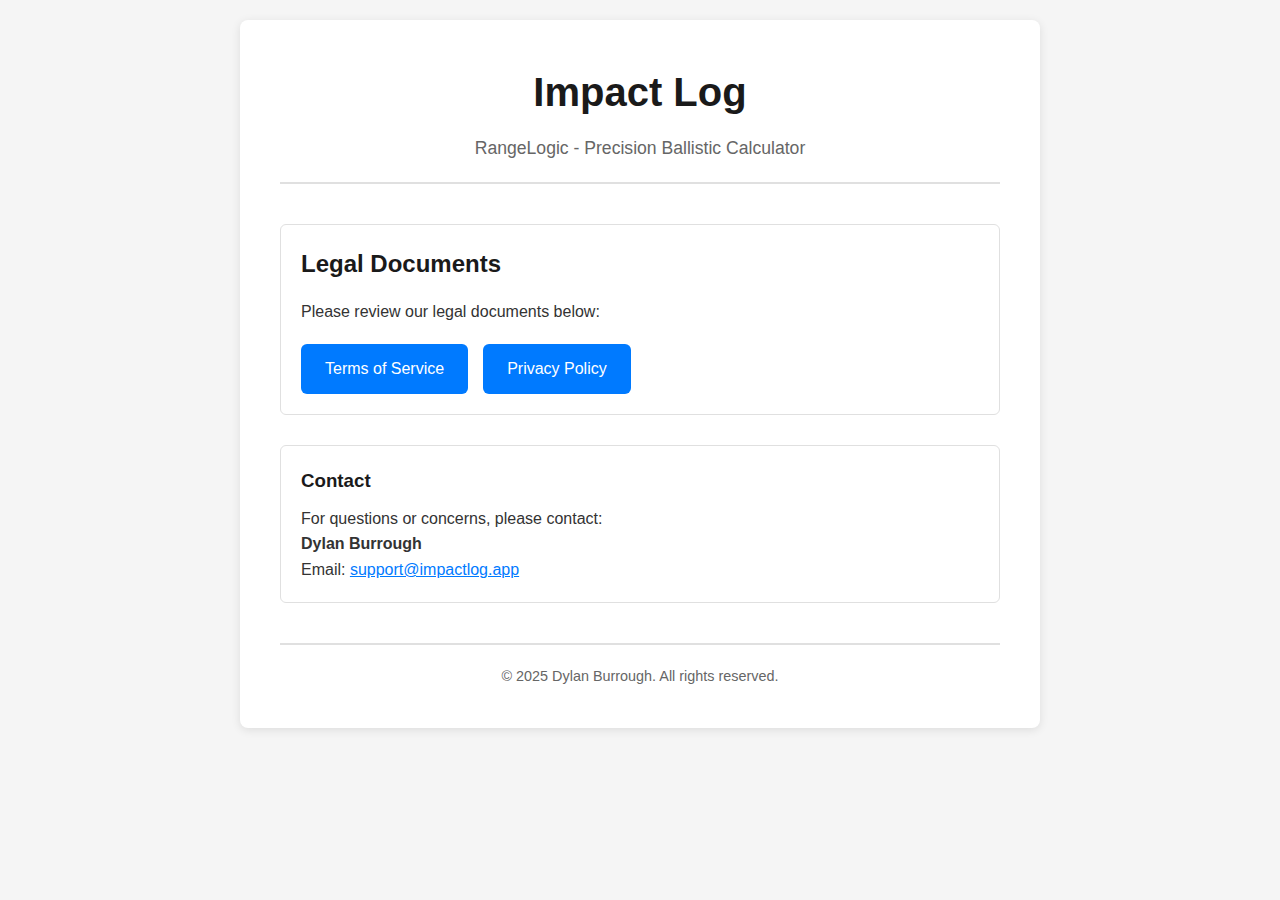
<file: index.html>
<!DOCTYPE html>
<html lang="en">
<head>
    <meta charset="UTF-8">
    <meta name="viewport" content="width=device-width, initial-scale=1.0">
    <title>Impact Log - Legal</title>
    <link rel="stylesheet" href="style.css">
</head>
<body>
    <div class="container">
        <header>
            <h1>Impact Log</h1>
            <p class="subtitle">RangeLogic - Precision Ballistic Calculator</p>
        </header>

        <main>
            <div class="card">
                <h2>Legal Documents</h2>
                <p>Please review our legal documents below:</p>

                <div class="links">
                    <a href="terms.html" class="btn">Terms of Service</a>
                    <a href="privacy.html" class="btn">Privacy Policy</a>
                </div>
            </div>

            <div class="card">
                <h3>Contact</h3>
                <p>For questions or concerns, please contact:</p>
                <p><strong>Dylan Burrough</strong><br>
                Email: <a href="mailto:support@impactlog.app">support@impactlog.app</a></p>
            </div>
        </main>

        <footer>
            <p>&copy; 2025 Dylan Burrough. All rights reserved.</p>
        </footer>
    </div>
</body>
</html>
</file>
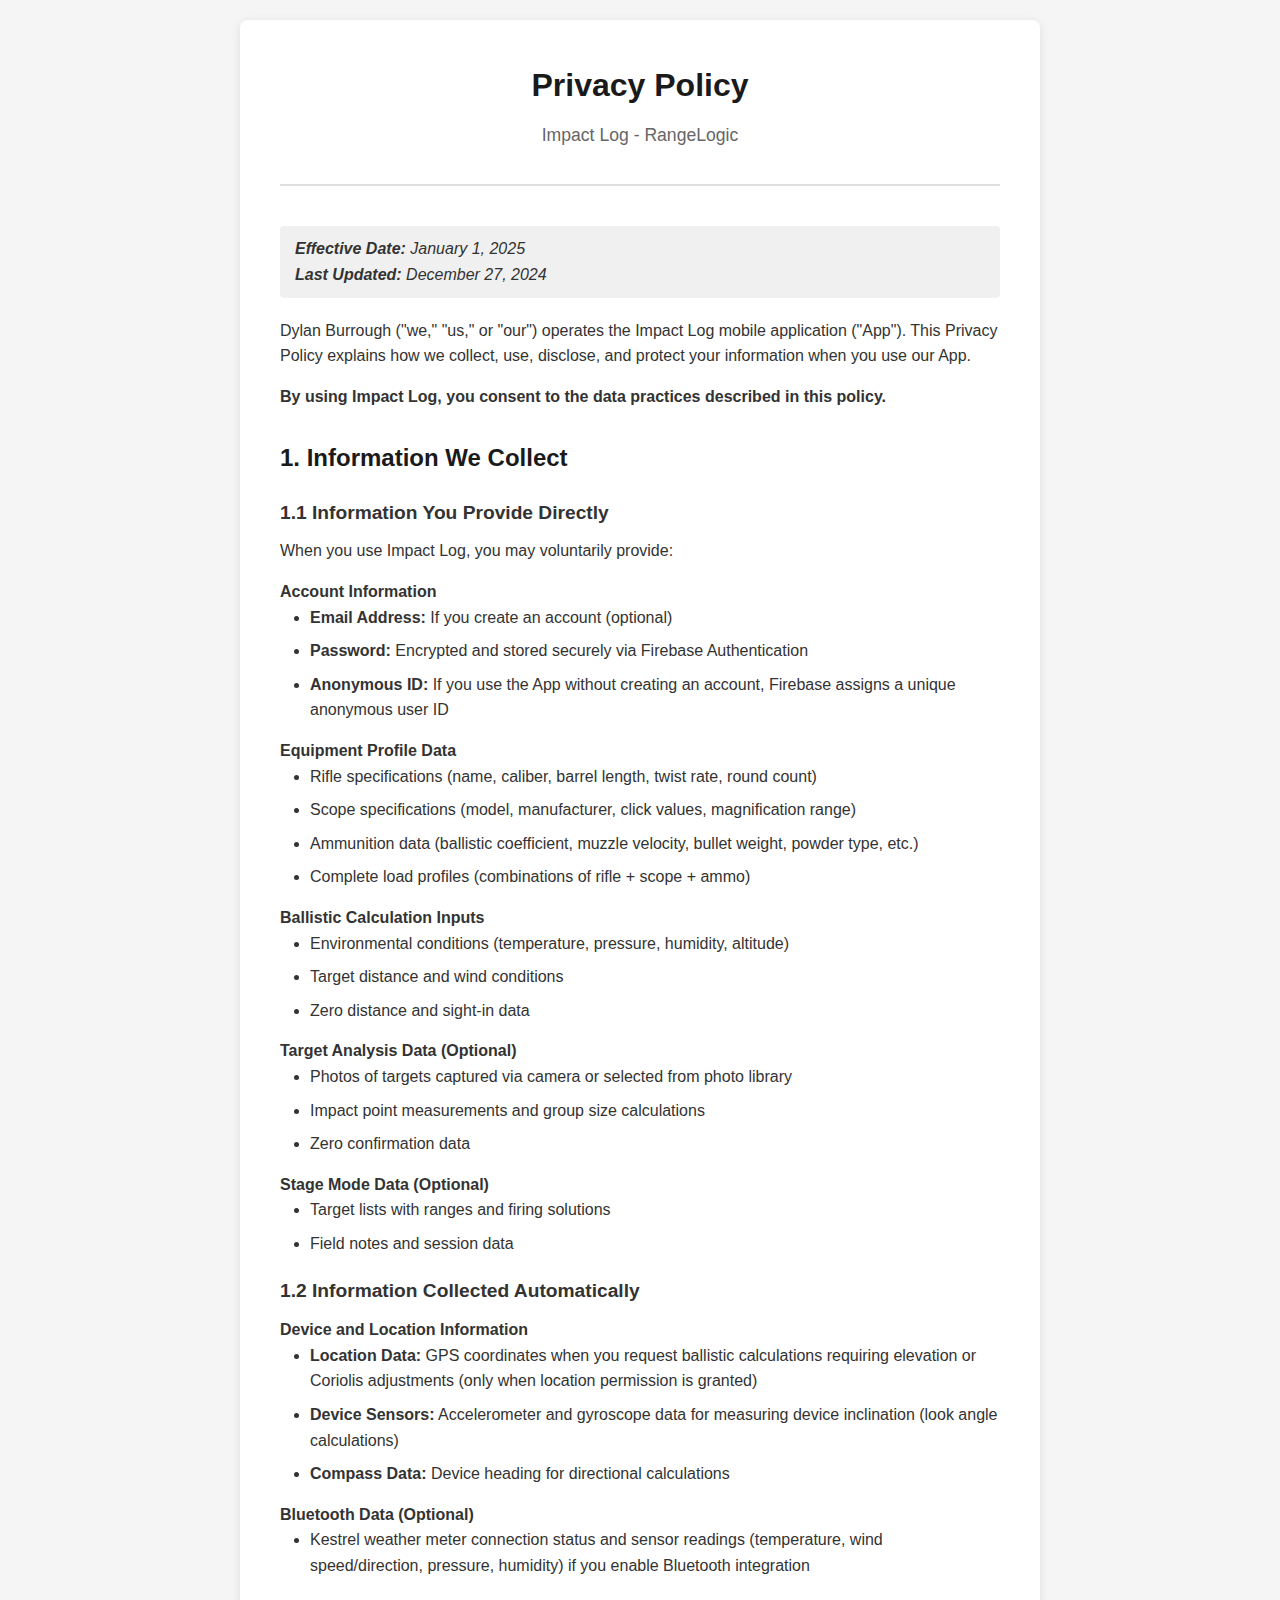
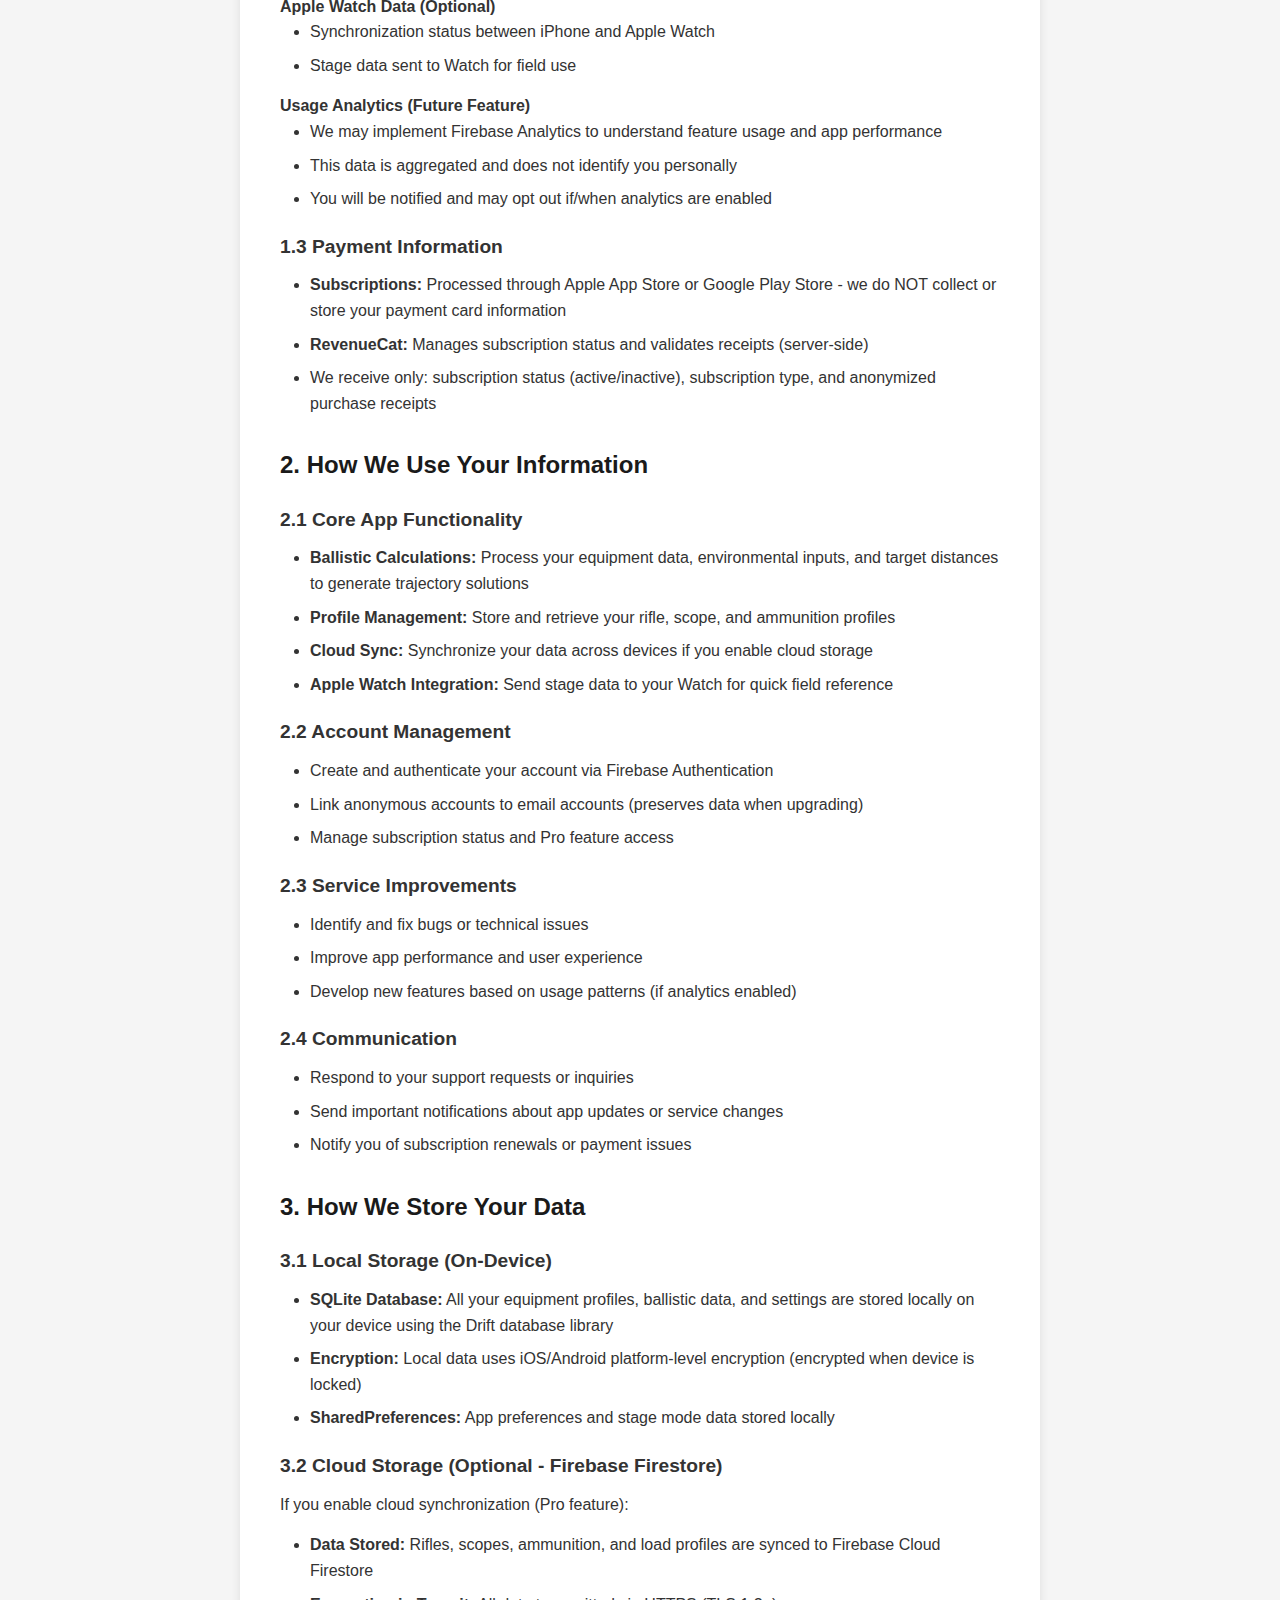
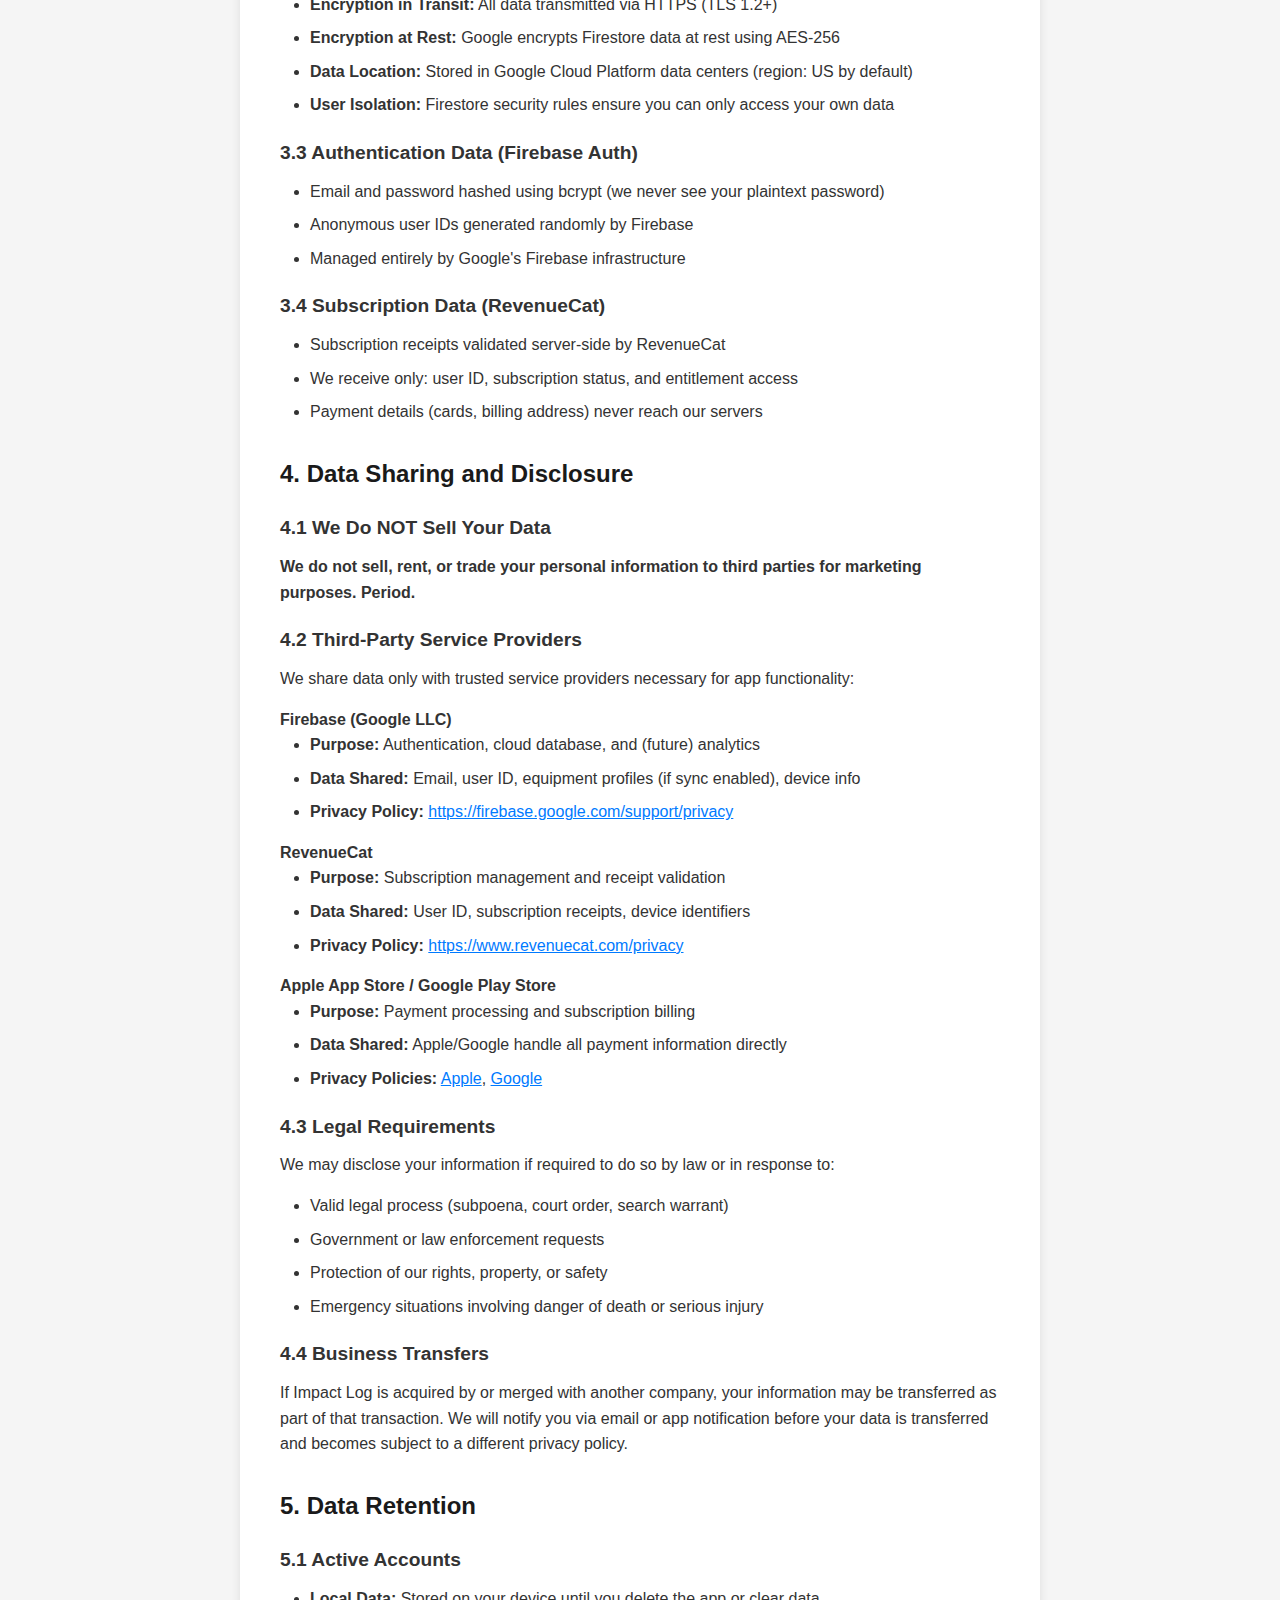
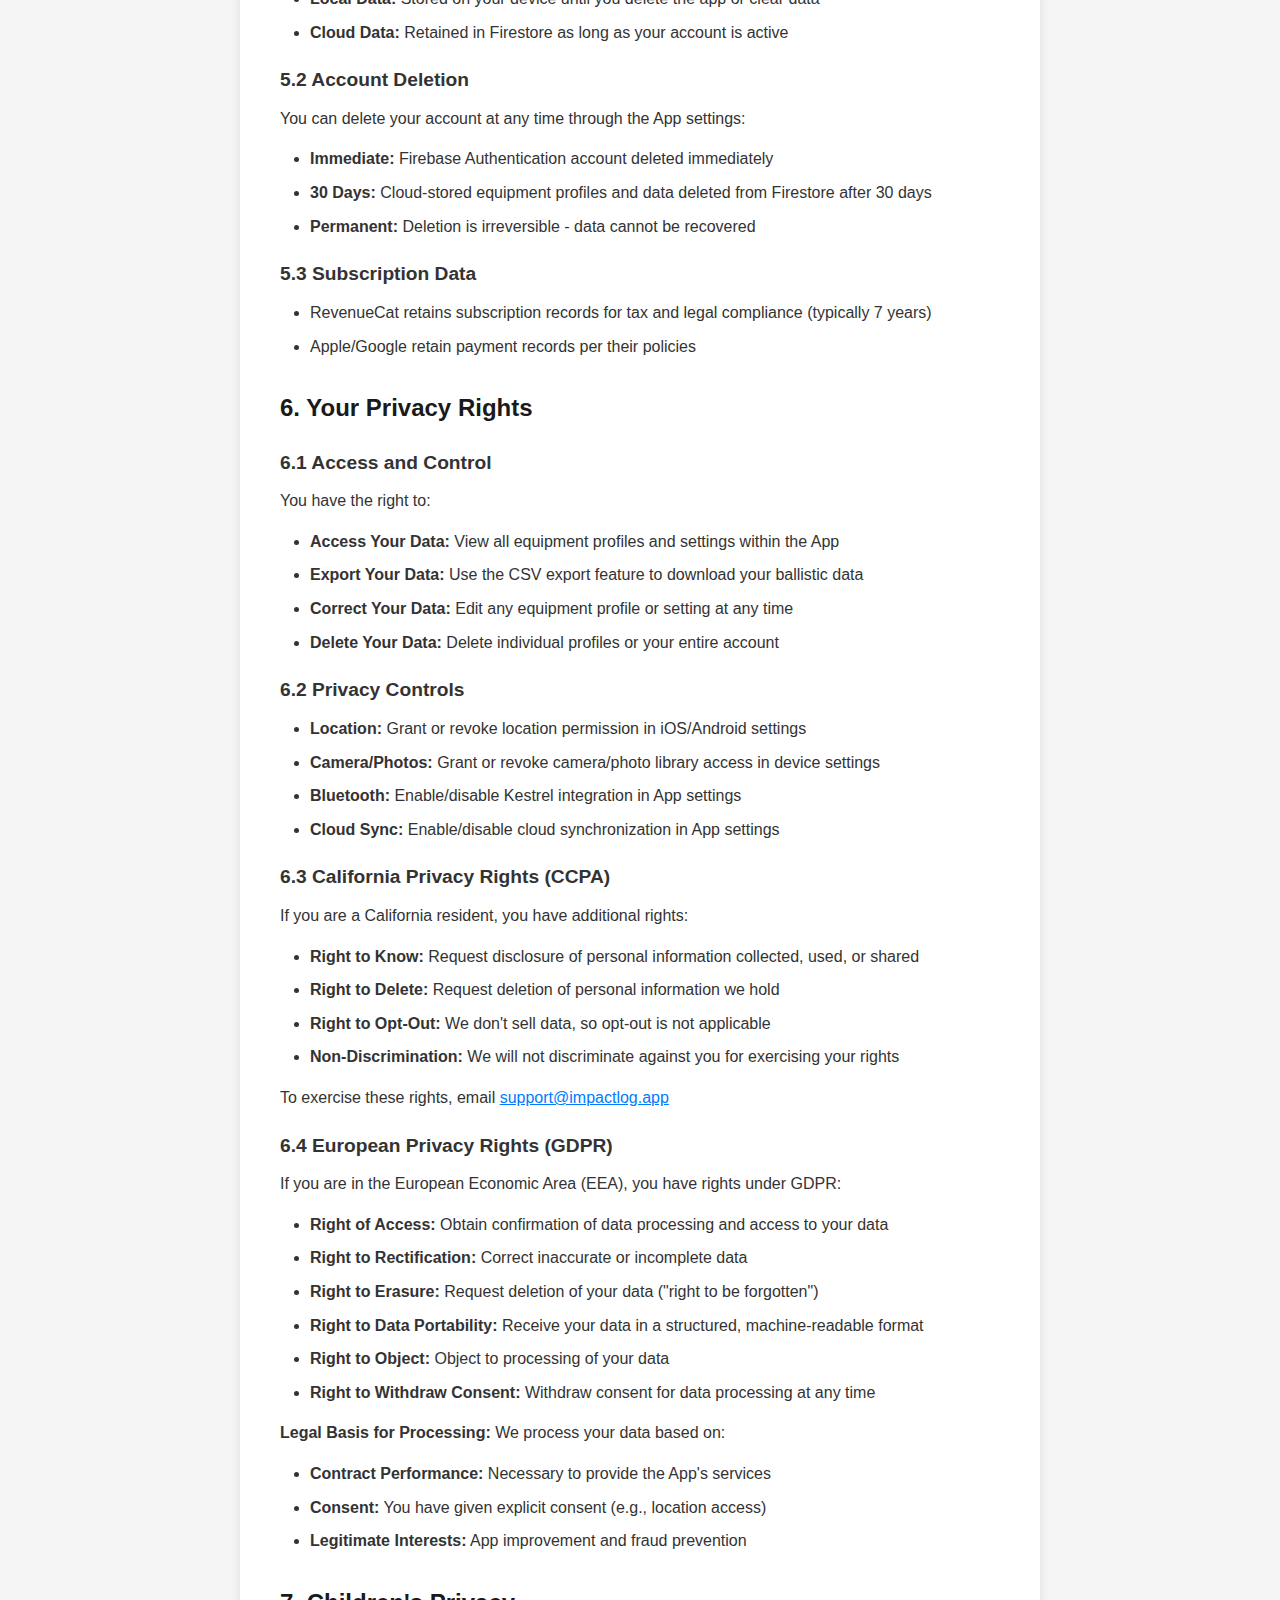
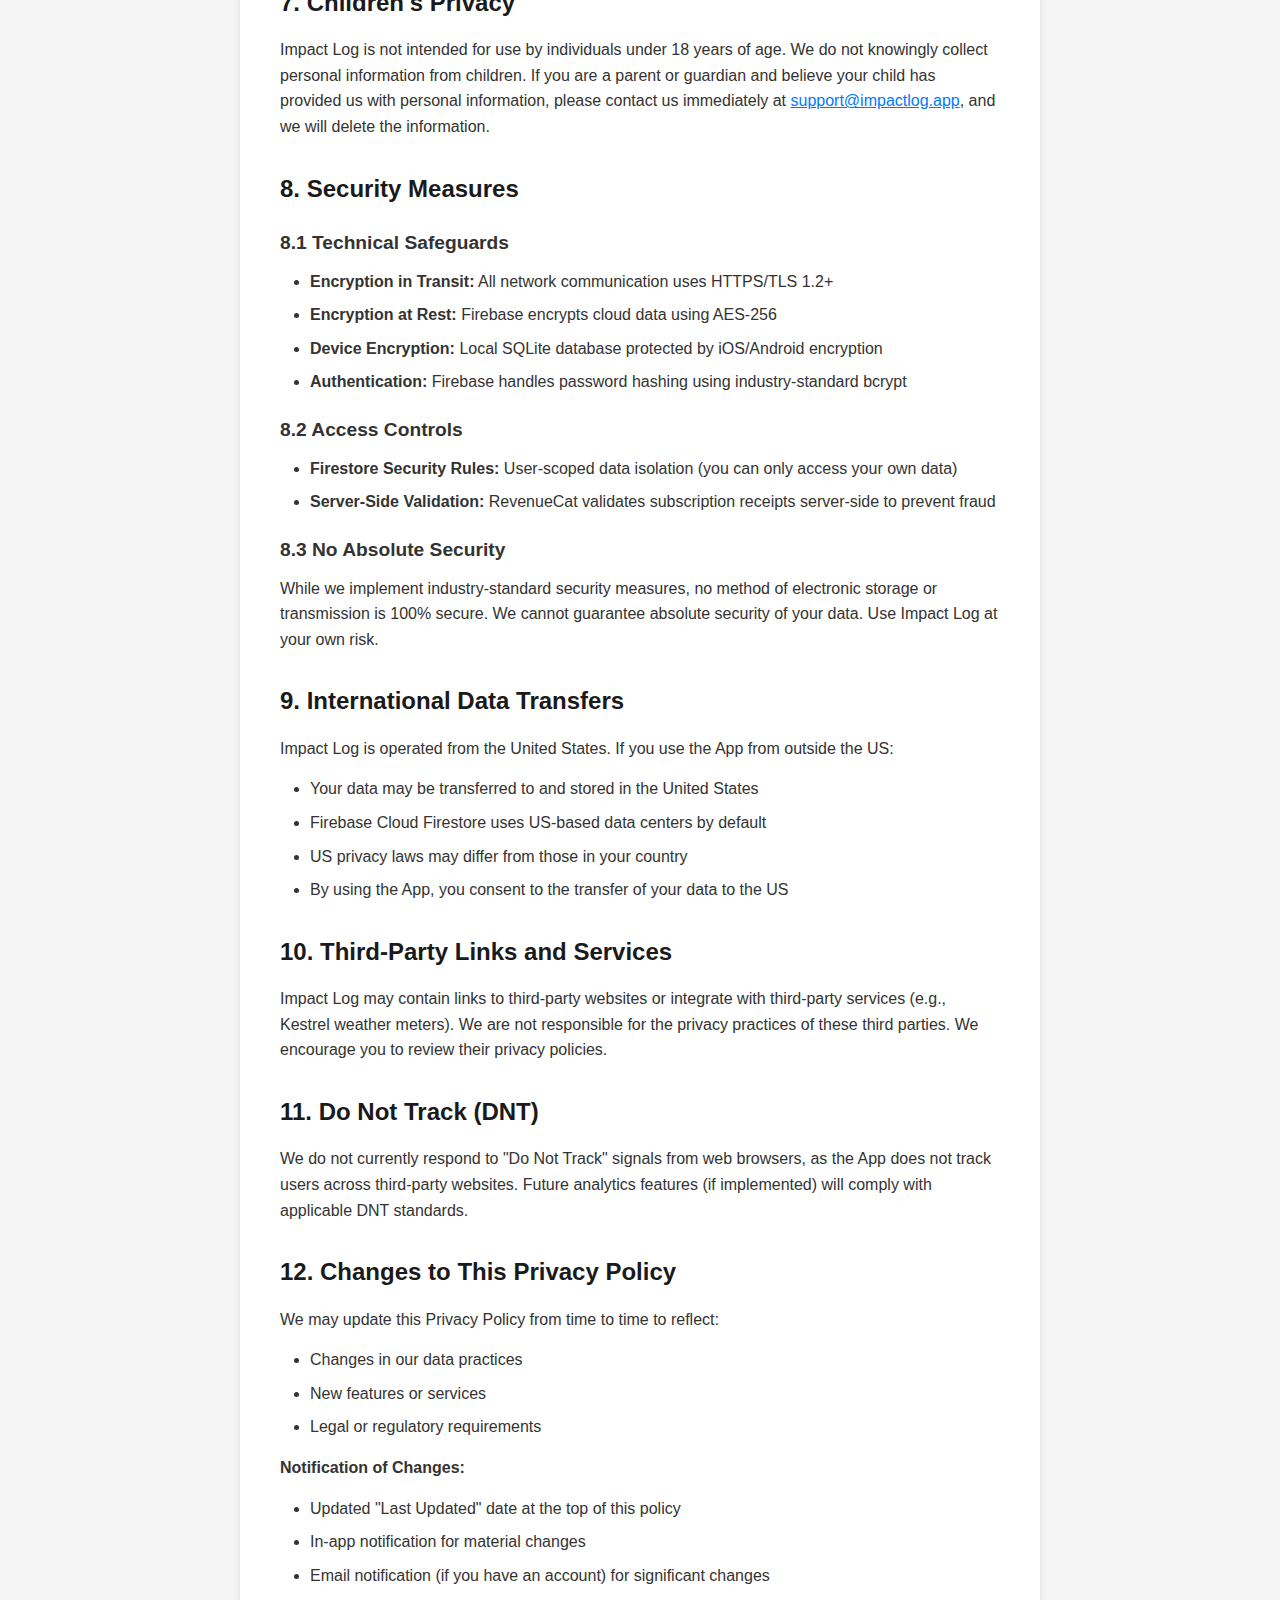
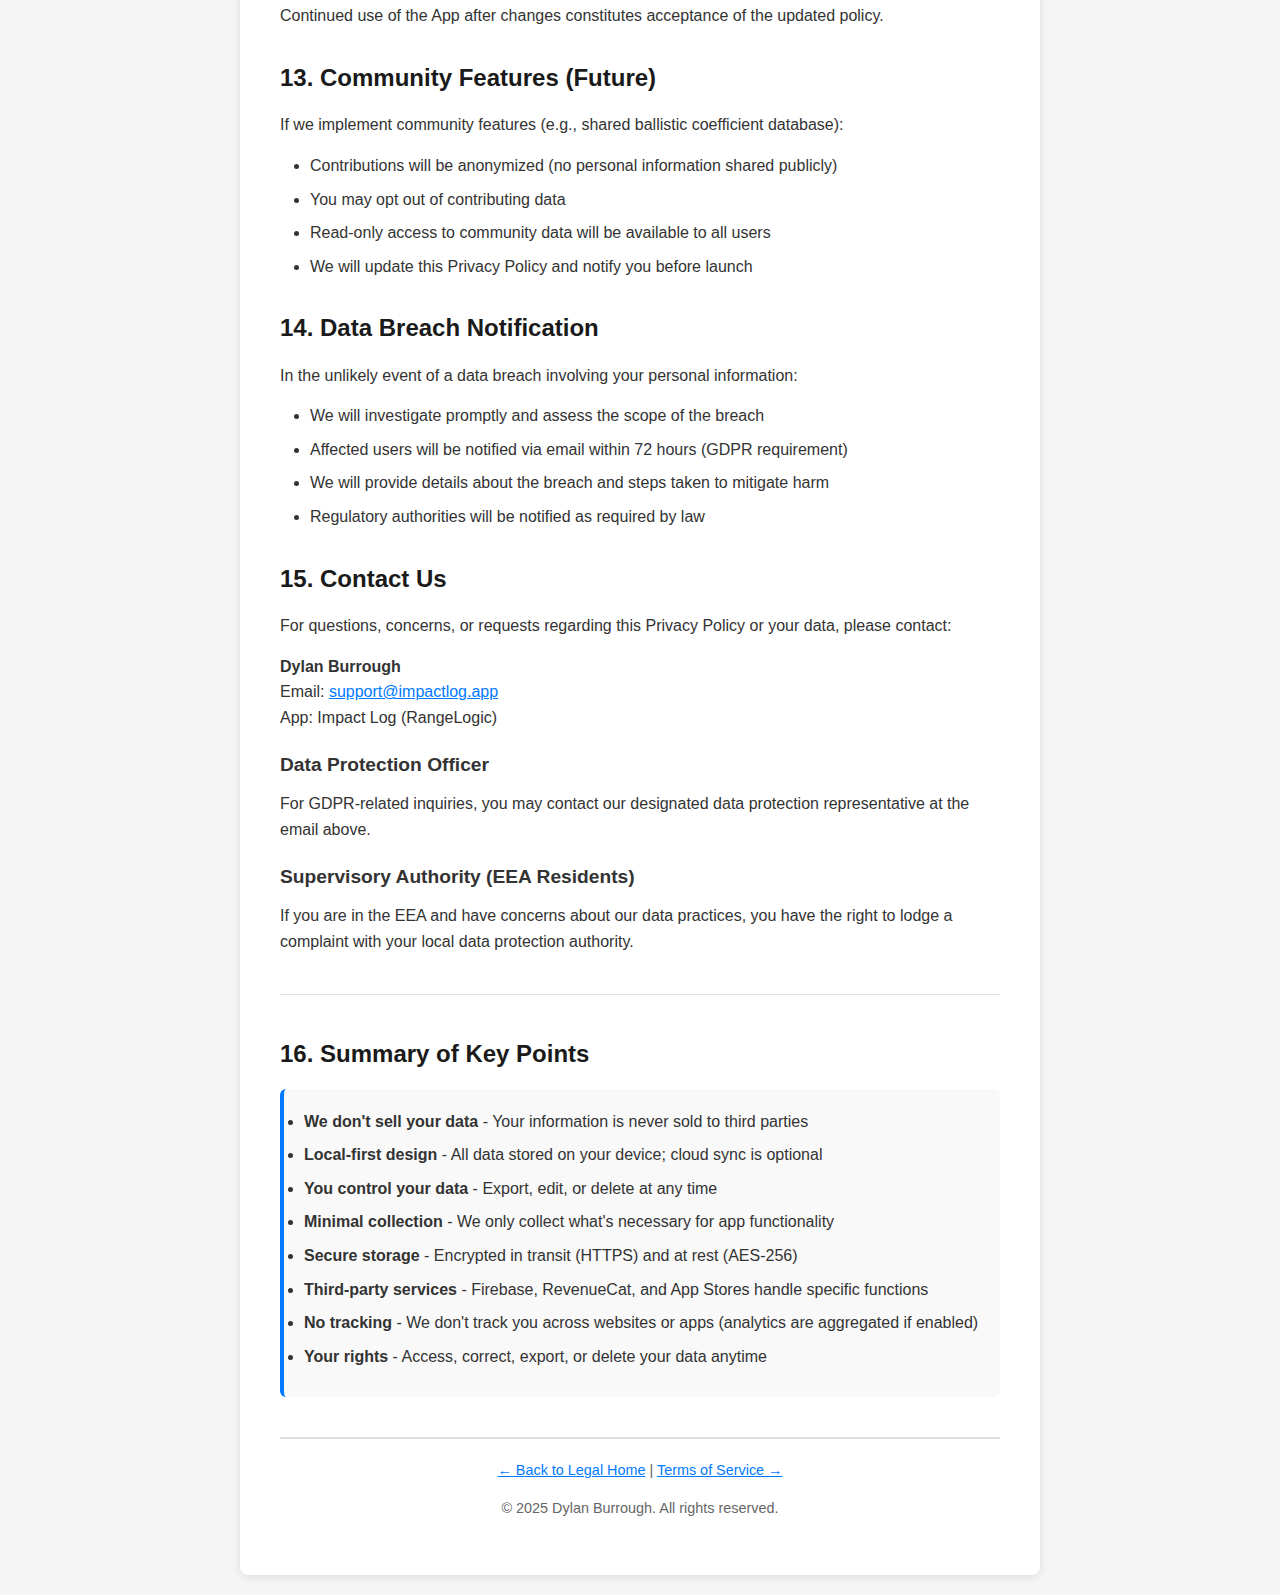
<file: privacy.html>
<!DOCTYPE html>
<html lang="en">
<head>
    <meta charset="UTF-8">
    <meta name="viewport" content="width=device-width, initial-scale=1.0">
    <title>Privacy Policy - Impact Log</title>
    <link rel="stylesheet" href="style.css">
</head>
<body>
    <div class="container content">
        <header>
            <h1>Privacy Policy</h1>
            <p class="subtitle">Impact Log - RangeLogic</p>
        </header>

        <div class="effective-date">
            <strong>Effective Date:</strong> January 1, 2025<br>
            <strong>Last Updated:</strong> December 27, 2024
        </div>

        <main>
            <p>Dylan Burrough ("we," "us," or "our") operates the Impact Log mobile application ("App"). This Privacy Policy explains how we collect, use, disclose, and protect your information when you use our App.</p>

            <p><strong>By using Impact Log, you consent to the data practices described in this policy.</strong></p>

            <h2>1. Information We Collect</h2>

            <h3>1.1 Information You Provide Directly</h3>
            <p>When you use Impact Log, you may voluntarily provide:</p>

            <h4>Account Information</h4>
            <ul>
                <li><strong>Email Address:</strong> If you create an account (optional)</li>
                <li><strong>Password:</strong> Encrypted and stored securely via Firebase Authentication</li>
                <li><strong>Anonymous ID:</strong> If you use the App without creating an account, Firebase assigns a unique anonymous user ID</li>
            </ul>

            <h4>Equipment Profile Data</h4>
            <ul>
                <li>Rifle specifications (name, caliber, barrel length, twist rate, round count)</li>
                <li>Scope specifications (model, manufacturer, click values, magnification range)</li>
                <li>Ammunition data (ballistic coefficient, muzzle velocity, bullet weight, powder type, etc.)</li>
                <li>Complete load profiles (combinations of rifle + scope + ammo)</li>
            </ul>

            <h4>Ballistic Calculation Inputs</h4>
            <ul>
                <li>Environmental conditions (temperature, pressure, humidity, altitude)</li>
                <li>Target distance and wind conditions</li>
                <li>Zero distance and sight-in data</li>
            </ul>

            <h4>Target Analysis Data (Optional)</h4>
            <ul>
                <li>Photos of targets captured via camera or selected from photo library</li>
                <li>Impact point measurements and group size calculations</li>
                <li>Zero confirmation data</li>
            </ul>

            <h4>Stage Mode Data (Optional)</h4>
            <ul>
                <li>Target lists with ranges and firing solutions</li>
                <li>Field notes and session data</li>
            </ul>

            <h3>1.2 Information Collected Automatically</h3>

            <h4>Device and Location Information</h4>
            <ul>
                <li><strong>Location Data:</strong> GPS coordinates when you request ballistic calculations requiring elevation or Coriolis adjustments (only when location permission is granted)</li>
                <li><strong>Device Sensors:</strong> Accelerometer and gyroscope data for measuring device inclination (look angle calculations)</li>
                <li><strong>Compass Data:</strong> Device heading for directional calculations</li>
            </ul>

            <h4>Bluetooth Data (Optional)</h4>
            <ul>
                <li>Kestrel weather meter connection status and sensor readings (temperature, wind speed/direction, pressure, humidity) if you enable Bluetooth integration</li>
            </ul>

            <h4>Apple Watch Data (Optional)</h4>
            <ul>
                <li>Synchronization status between iPhone and Apple Watch</li>
                <li>Stage data sent to Watch for field use</li>
            </ul>

            <h4>Usage Analytics (Future Feature)</h4>
            <ul>
                <li>We may implement Firebase Analytics to understand feature usage and app performance</li>
                <li>This data is aggregated and does not identify you personally</li>
                <li>You will be notified and may opt out if/when analytics are enabled</li>
            </ul>

            <h3>1.3 Payment Information</h3>
            <ul>
                <li><strong>Subscriptions:</strong> Processed through Apple App Store or Google Play Store - we do NOT collect or store your payment card information</li>
                <li><strong>RevenueCat:</strong> Manages subscription status and validates receipts (server-side)</li>
                <li>We receive only: subscription status (active/inactive), subscription type, and anonymized purchase receipts</li>
            </ul>

            <h2>2. How We Use Your Information</h2>

            <h3>2.1 Core App Functionality</h3>
            <ul>
                <li><strong>Ballistic Calculations:</strong> Process your equipment data, environmental inputs, and target distances to generate trajectory solutions</li>
                <li><strong>Profile Management:</strong> Store and retrieve your rifle, scope, and ammunition profiles</li>
                <li><strong>Cloud Sync:</strong> Synchronize your data across devices if you enable cloud storage</li>
                <li><strong>Apple Watch Integration:</strong> Send stage data to your Watch for quick field reference</li>
            </ul>

            <h3>2.2 Account Management</h3>
            <ul>
                <li>Create and authenticate your account via Firebase Authentication</li>
                <li>Link anonymous accounts to email accounts (preserves data when upgrading)</li>
                <li>Manage subscription status and Pro feature access</li>
            </ul>

            <h3>2.3 Service Improvements</h3>
            <ul>
                <li>Identify and fix bugs or technical issues</li>
                <li>Improve app performance and user experience</li>
                <li>Develop new features based on usage patterns (if analytics enabled)</li>
            </ul>

            <h3>2.4 Communication</h3>
            <ul>
                <li>Respond to your support requests or inquiries</li>
                <li>Send important notifications about app updates or service changes</li>
                <li>Notify you of subscription renewals or payment issues</li>
            </ul>

            <h2>3. How We Store Your Data</h2>

            <h3>3.1 Local Storage (On-Device)</h3>
            <ul>
                <li><strong>SQLite Database:</strong> All your equipment profiles, ballistic data, and settings are stored locally on your device using the Drift database library</li>
                <li><strong>Encryption:</strong> Local data uses iOS/Android platform-level encryption (encrypted when device is locked)</li>
                <li><strong>SharedPreferences:</strong> App preferences and stage mode data stored locally</li>
            </ul>

            <h3>3.2 Cloud Storage (Optional - Firebase Firestore)</h3>
            <p>If you enable cloud synchronization (Pro feature):</p>
            <ul>
                <li><strong>Data Stored:</strong> Rifles, scopes, ammunition, and load profiles are synced to Firebase Cloud Firestore</li>
                <li><strong>Encryption in Transit:</strong> All data transmitted via HTTPS (TLS 1.2+)</li>
                <li><strong>Encryption at Rest:</strong> Google encrypts Firestore data at rest using AES-256</li>
                <li><strong>Data Location:</strong> Stored in Google Cloud Platform data centers (region: US by default)</li>
                <li><strong>User Isolation:</strong> Firestore security rules ensure you can only access your own data</li>
            </ul>

            <h3>3.3 Authentication Data (Firebase Auth)</h3>
            <ul>
                <li>Email and password hashed using bcrypt (we never see your plaintext password)</li>
                <li>Anonymous user IDs generated randomly by Firebase</li>
                <li>Managed entirely by Google's Firebase infrastructure</li>
            </ul>

            <h3>3.4 Subscription Data (RevenueCat)</h3>
            <ul>
                <li>Subscription receipts validated server-side by RevenueCat</li>
                <li>We receive only: user ID, subscription status, and entitlement access</li>
                <li>Payment details (cards, billing address) never reach our servers</li>
            </ul>

            <h2>4. Data Sharing and Disclosure</h2>

            <h3>4.1 We Do NOT Sell Your Data</h3>
            <p><strong>We do not sell, rent, or trade your personal information to third parties for marketing purposes. Period.</strong></p>

            <h3>4.2 Third-Party Service Providers</h3>
            <p>We share data only with trusted service providers necessary for app functionality:</p>

            <h4>Firebase (Google LLC)</h4>
            <ul>
                <li><strong>Purpose:</strong> Authentication, cloud database, and (future) analytics</li>
                <li><strong>Data Shared:</strong> Email, user ID, equipment profiles (if sync enabled), device info</li>
                <li><strong>Privacy Policy:</strong> <a href="https://firebase.google.com/support/privacy" target="_blank">https://firebase.google.com/support/privacy</a></li>
            </ul>

            <h4>RevenueCat</h4>
            <ul>
                <li><strong>Purpose:</strong> Subscription management and receipt validation</li>
                <li><strong>Data Shared:</strong> User ID, subscription receipts, device identifiers</li>
                <li><strong>Privacy Policy:</strong> <a href="https://www.revenuecat.com/privacy" target="_blank">https://www.revenuecat.com/privacy</a></li>
            </ul>

            <h4>Apple App Store / Google Play Store</h4>
            <ul>
                <li><strong>Purpose:</strong> Payment processing and subscription billing</li>
                <li><strong>Data Shared:</strong> Apple/Google handle all payment information directly</li>
                <li><strong>Privacy Policies:</strong>
                    <a href="https://www.apple.com/legal/privacy/" target="_blank">Apple</a>,
                    <a href="https://policies.google.com/privacy" target="_blank">Google</a>
                </li>
            </ul>

            <h3>4.3 Legal Requirements</h3>
            <p>We may disclose your information if required to do so by law or in response to:</p>
            <ul>
                <li>Valid legal process (subpoena, court order, search warrant)</li>
                <li>Government or law enforcement requests</li>
                <li>Protection of our rights, property, or safety</li>
                <li>Emergency situations involving danger of death or serious injury</li>
            </ul>

            <h3>4.4 Business Transfers</h3>
            <p>If Impact Log is acquired by or merged with another company, your information may be transferred as part of that transaction. We will notify you via email or app notification before your data is transferred and becomes subject to a different privacy policy.</p>

            <h2>5. Data Retention</h2>

            <h3>5.1 Active Accounts</h3>
            <ul>
                <li><strong>Local Data:</strong> Stored on your device until you delete the app or clear data</li>
                <li><strong>Cloud Data:</strong> Retained in Firestore as long as your account is active</li>
            </ul>

            <h3>5.2 Account Deletion</h3>
            <p>You can delete your account at any time through the App settings:</p>
            <ul>
                <li><strong>Immediate:</strong> Firebase Authentication account deleted immediately</li>
                <li><strong>30 Days:</strong> Cloud-stored equipment profiles and data deleted from Firestore after 30 days</li>
                <li><strong>Permanent:</strong> Deletion is irreversible - data cannot be recovered</li>
            </ul>

            <h3>5.3 Subscription Data</h3>
            <ul>
                <li>RevenueCat retains subscription records for tax and legal compliance (typically 7 years)</li>
                <li>Apple/Google retain payment records per their policies</li>
            </ul>

            <h2>6. Your Privacy Rights</h2>

            <h3>6.1 Access and Control</h3>
            <p>You have the right to:</p>
            <ul>
                <li><strong>Access Your Data:</strong> View all equipment profiles and settings within the App</li>
                <li><strong>Export Your Data:</strong> Use the CSV export feature to download your ballistic data</li>
                <li><strong>Correct Your Data:</strong> Edit any equipment profile or setting at any time</li>
                <li><strong>Delete Your Data:</strong> Delete individual profiles or your entire account</li>
            </ul>

            <h3>6.2 Privacy Controls</h3>
            <ul>
                <li><strong>Location:</strong> Grant or revoke location permission in iOS/Android settings</li>
                <li><strong>Camera/Photos:</strong> Grant or revoke camera/photo library access in device settings</li>
                <li><strong>Bluetooth:</strong> Enable/disable Kestrel integration in App settings</li>
                <li><strong>Cloud Sync:</strong> Enable/disable cloud synchronization in App settings</li>
            </ul>

            <h3>6.3 California Privacy Rights (CCPA)</h3>
            <p>If you are a California resident, you have additional rights:</p>
            <ul>
                <li><strong>Right to Know:</strong> Request disclosure of personal information collected, used, or shared</li>
                <li><strong>Right to Delete:</strong> Request deletion of personal information we hold</li>
                <li><strong>Right to Opt-Out:</strong> We don't sell data, so opt-out is not applicable</li>
                <li><strong>Non-Discrimination:</strong> We will not discriminate against you for exercising your rights</li>
            </ul>
            <p>To exercise these rights, email <a href="mailto:support@impactlog.app">support@impactlog.app</a></p>

            <h3>6.4 European Privacy Rights (GDPR)</h3>
            <p>If you are in the European Economic Area (EEA), you have rights under GDPR:</p>
            <ul>
                <li><strong>Right of Access:</strong> Obtain confirmation of data processing and access to your data</li>
                <li><strong>Right to Rectification:</strong> Correct inaccurate or incomplete data</li>
                <li><strong>Right to Erasure:</strong> Request deletion of your data ("right to be forgotten")</li>
                <li><strong>Right to Data Portability:</strong> Receive your data in a structured, machine-readable format</li>
                <li><strong>Right to Object:</strong> Object to processing of your data</li>
                <li><strong>Right to Withdraw Consent:</strong> Withdraw consent for data processing at any time</li>
            </ul>
            <p><strong>Legal Basis for Processing:</strong> We process your data based on:</p>
            <ul>
                <li><strong>Contract Performance:</strong> Necessary to provide the App's services</li>
                <li><strong>Consent:</strong> You have given explicit consent (e.g., location access)</li>
                <li><strong>Legitimate Interests:</strong> App improvement and fraud prevention</li>
            </ul>

            <h2>7. Children's Privacy</h2>
            <p>Impact Log is not intended for use by individuals under 18 years of age. We do not knowingly collect personal information from children. If you are a parent or guardian and believe your child has provided us with personal information, please contact us immediately at <a href="mailto:support@impactlog.app">support@impactlog.app</a>, and we will delete the information.</p>

            <h2>8. Security Measures</h2>

            <h3>8.1 Technical Safeguards</h3>
            <ul>
                <li><strong>Encryption in Transit:</strong> All network communication uses HTTPS/TLS 1.2+</li>
                <li><strong>Encryption at Rest:</strong> Firebase encrypts cloud data using AES-256</li>
                <li><strong>Device Encryption:</strong> Local SQLite database protected by iOS/Android encryption</li>
                <li><strong>Authentication:</strong> Firebase handles password hashing using industry-standard bcrypt</li>
            </ul>

            <h3>8.2 Access Controls</h3>
            <ul>
                <li><strong>Firestore Security Rules:</strong> User-scoped data isolation (you can only access your own data)</li>
                <li><strong>Server-Side Validation:</strong> RevenueCat validates subscription receipts server-side to prevent fraud</li>
            </ul>

            <h3>8.3 No Absolute Security</h3>
            <p>While we implement industry-standard security measures, no method of electronic storage or transmission is 100% secure. We cannot guarantee absolute security of your data. Use Impact Log at your own risk.</p>

            <h2>9. International Data Transfers</h2>
            <p>Impact Log is operated from the United States. If you use the App from outside the US:</p>
            <ul>
                <li>Your data may be transferred to and stored in the United States</li>
                <li>Firebase Cloud Firestore uses US-based data centers by default</li>
                <li>US privacy laws may differ from those in your country</li>
                <li>By using the App, you consent to the transfer of your data to the US</li>
            </ul>

            <h2>10. Third-Party Links and Services</h2>
            <p>Impact Log may contain links to third-party websites or integrate with third-party services (e.g., Kestrel weather meters). We are not responsible for the privacy practices of these third parties. We encourage you to review their privacy policies.</p>

            <h2>11. Do Not Track (DNT)</h2>
            <p>We do not currently respond to "Do Not Track" signals from web browsers, as the App does not track users across third-party websites. Future analytics features (if implemented) will comply with applicable DNT standards.</p>

            <h2>12. Changes to This Privacy Policy</h2>
            <p>We may update this Privacy Policy from time to time to reflect:</p>
            <ul>
                <li>Changes in our data practices</li>
                <li>New features or services</li>
                <li>Legal or regulatory requirements</li>
            </ul>
            <p><strong>Notification of Changes:</strong></p>
            <ul>
                <li>Updated "Last Updated" date at the top of this policy</li>
                <li>In-app notification for material changes</li>
                <li>Email notification (if you have an account) for significant changes</li>
            </ul>
            <p>Continued use of the App after changes constitutes acceptance of the updated policy.</p>

            <h2>13. Community Features (Future)</h2>
            <p>If we implement community features (e.g., shared ballistic coefficient database):</p>
            <ul>
                <li>Contributions will be anonymized (no personal information shared publicly)</li>
                <li>You may opt out of contributing data</li>
                <li>Read-only access to community data will be available to all users</li>
                <li>We will update this Privacy Policy and notify you before launch</li>
            </ul>

            <h2>14. Data Breach Notification</h2>
            <p>In the unlikely event of a data breach involving your personal information:</p>
            <ul>
                <li>We will investigate promptly and assess the scope of the breach</li>
                <li>Affected users will be notified via email within 72 hours (GDPR requirement)</li>
                <li>We will provide details about the breach and steps taken to mitigate harm</li>
                <li>Regulatory authorities will be notified as required by law</li>
            </ul>

            <h2>15. Contact Us</h2>
            <p>For questions, concerns, or requests regarding this Privacy Policy or your data, please contact:</p>
            <p>
                <strong>Dylan Burrough</strong><br>
                Email: <a href="mailto:support@impactlog.app">support@impactlog.app</a><br>
                App: Impact Log (RangeLogic)
            </p>

            <h3>Data Protection Officer</h3>
            <p>For GDPR-related inquiries, you may contact our designated data protection representative at the email above.</p>

            <h3>Supervisory Authority (EEA Residents)</h3>
            <p>If you are in the EEA and have concerns about our data practices, you have the right to lodge a complaint with your local data protection authority.</p>

            <hr style="margin: 40px 0; border: none; border-top: 1px solid #e0e0e0;">

            <h2>16. Summary of Key Points</h2>
            <div style="background: #f9f9f9; padding: 20px; border-radius: 6px; border-left: 4px solid #007AFF;">
                <ul style="margin: 0;">
                    <li><strong>We don't sell your data</strong> - Your information is never sold to third parties</li>
                    <li><strong>Local-first design</strong> - All data stored on your device; cloud sync is optional</li>
                    <li><strong>You control your data</strong> - Export, edit, or delete at any time</li>
                    <li><strong>Minimal collection</strong> - We only collect what's necessary for app functionality</li>
                    <li><strong>Secure storage</strong> - Encrypted in transit (HTTPS) and at rest (AES-256)</li>
                    <li><strong>Third-party services</strong> - Firebase, RevenueCat, and App Stores handle specific functions</li>
                    <li><strong>No tracking</strong> - We don't track you across websites or apps (analytics are aggregated if enabled)</li>
                    <li><strong>Your rights</strong> - Access, correct, export, or delete your data anytime</li>
                </ul>
            </div>
        </main>

        <footer>
            <p><a href="index.html">← Back to Legal Home</a> | <a href="terms.html">Terms of Service →</a></p>
            <p>&copy; 2025 Dylan Burrough. All rights reserved.</p>
        </footer>
    </div>
</body>
</html>
</file>
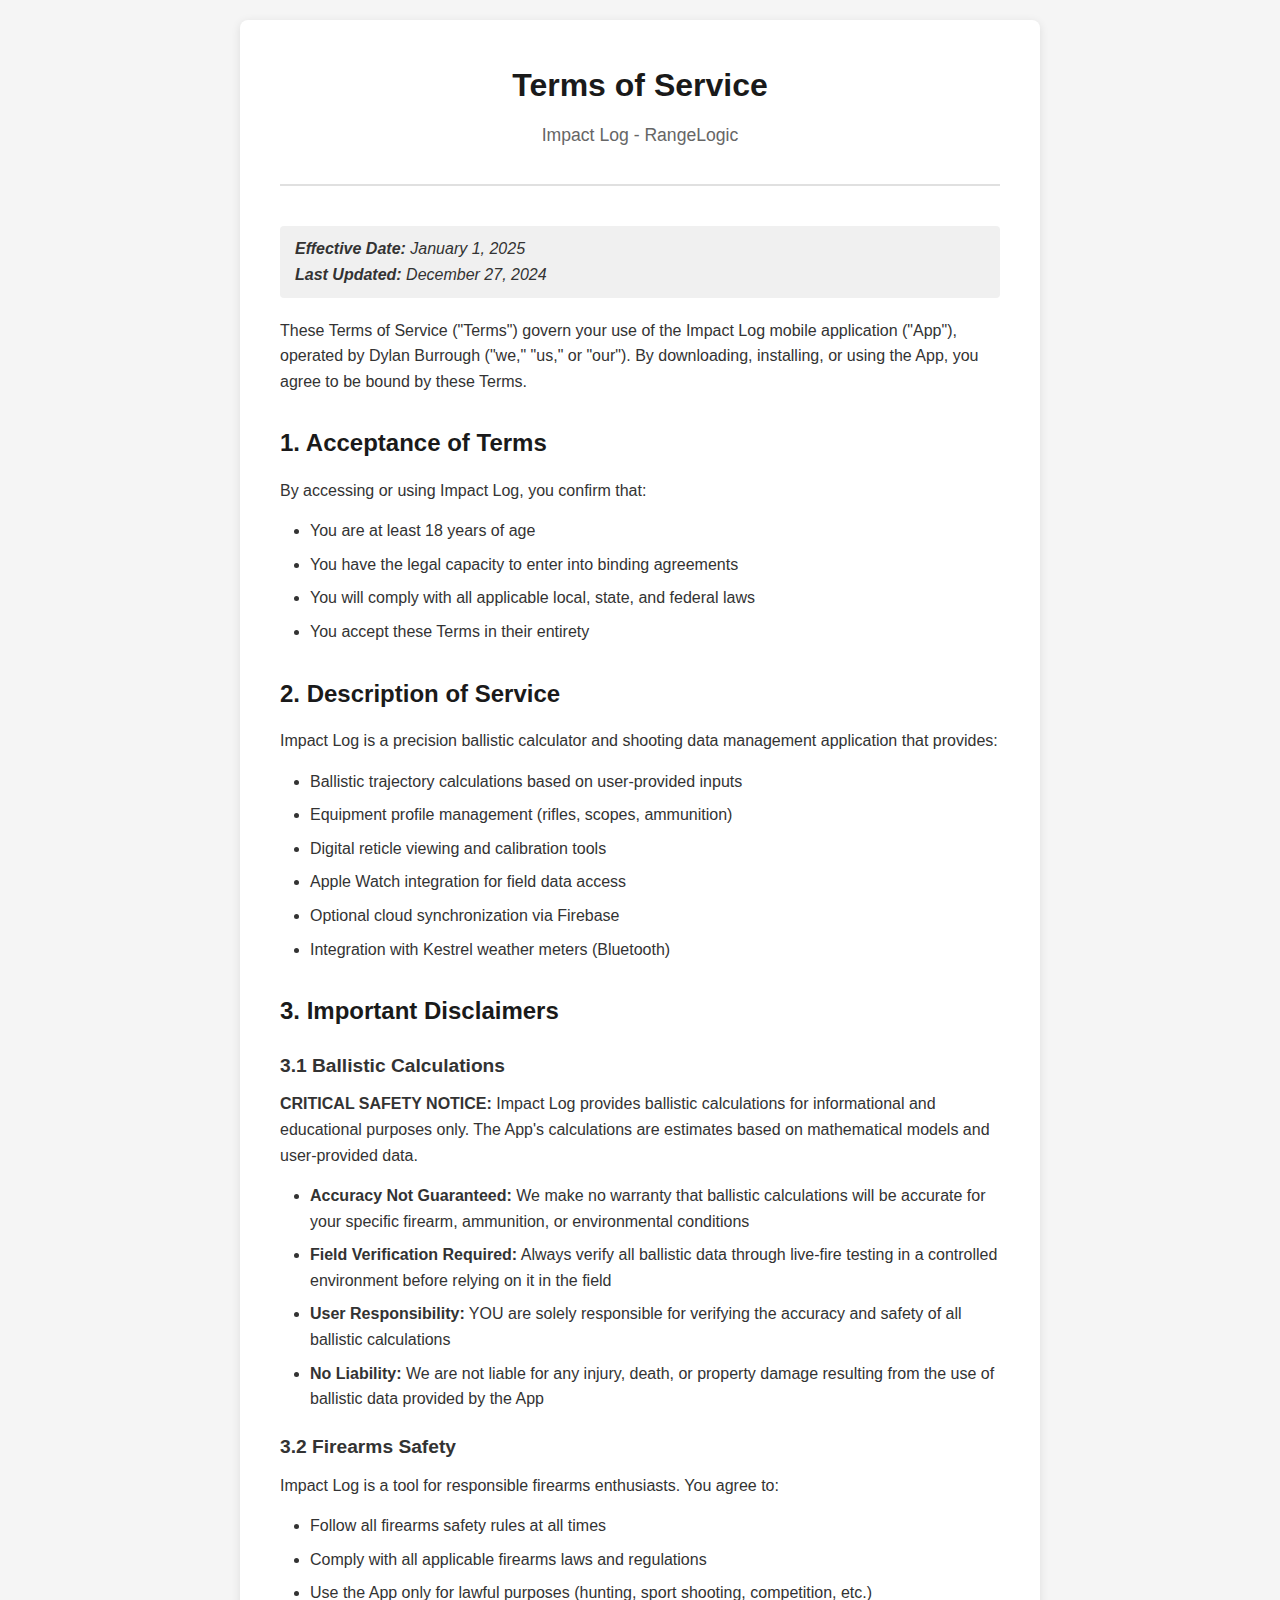
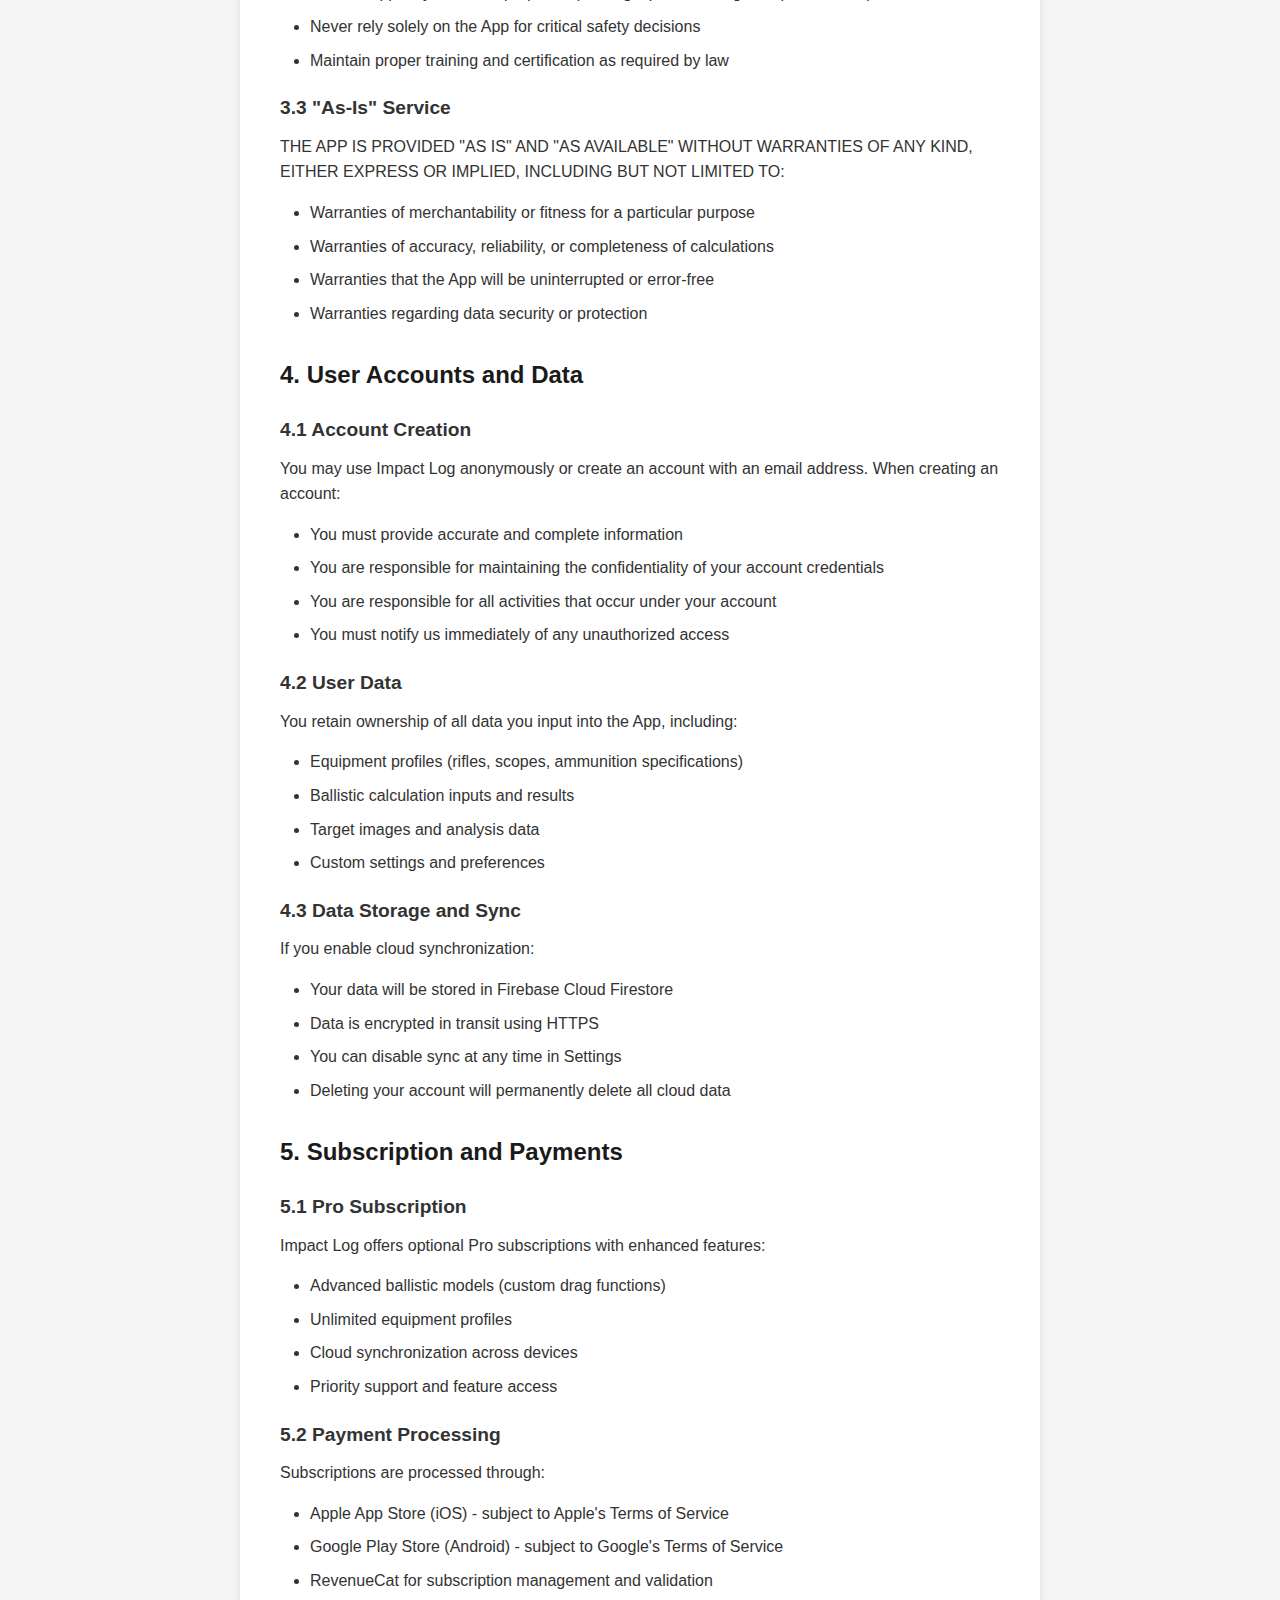
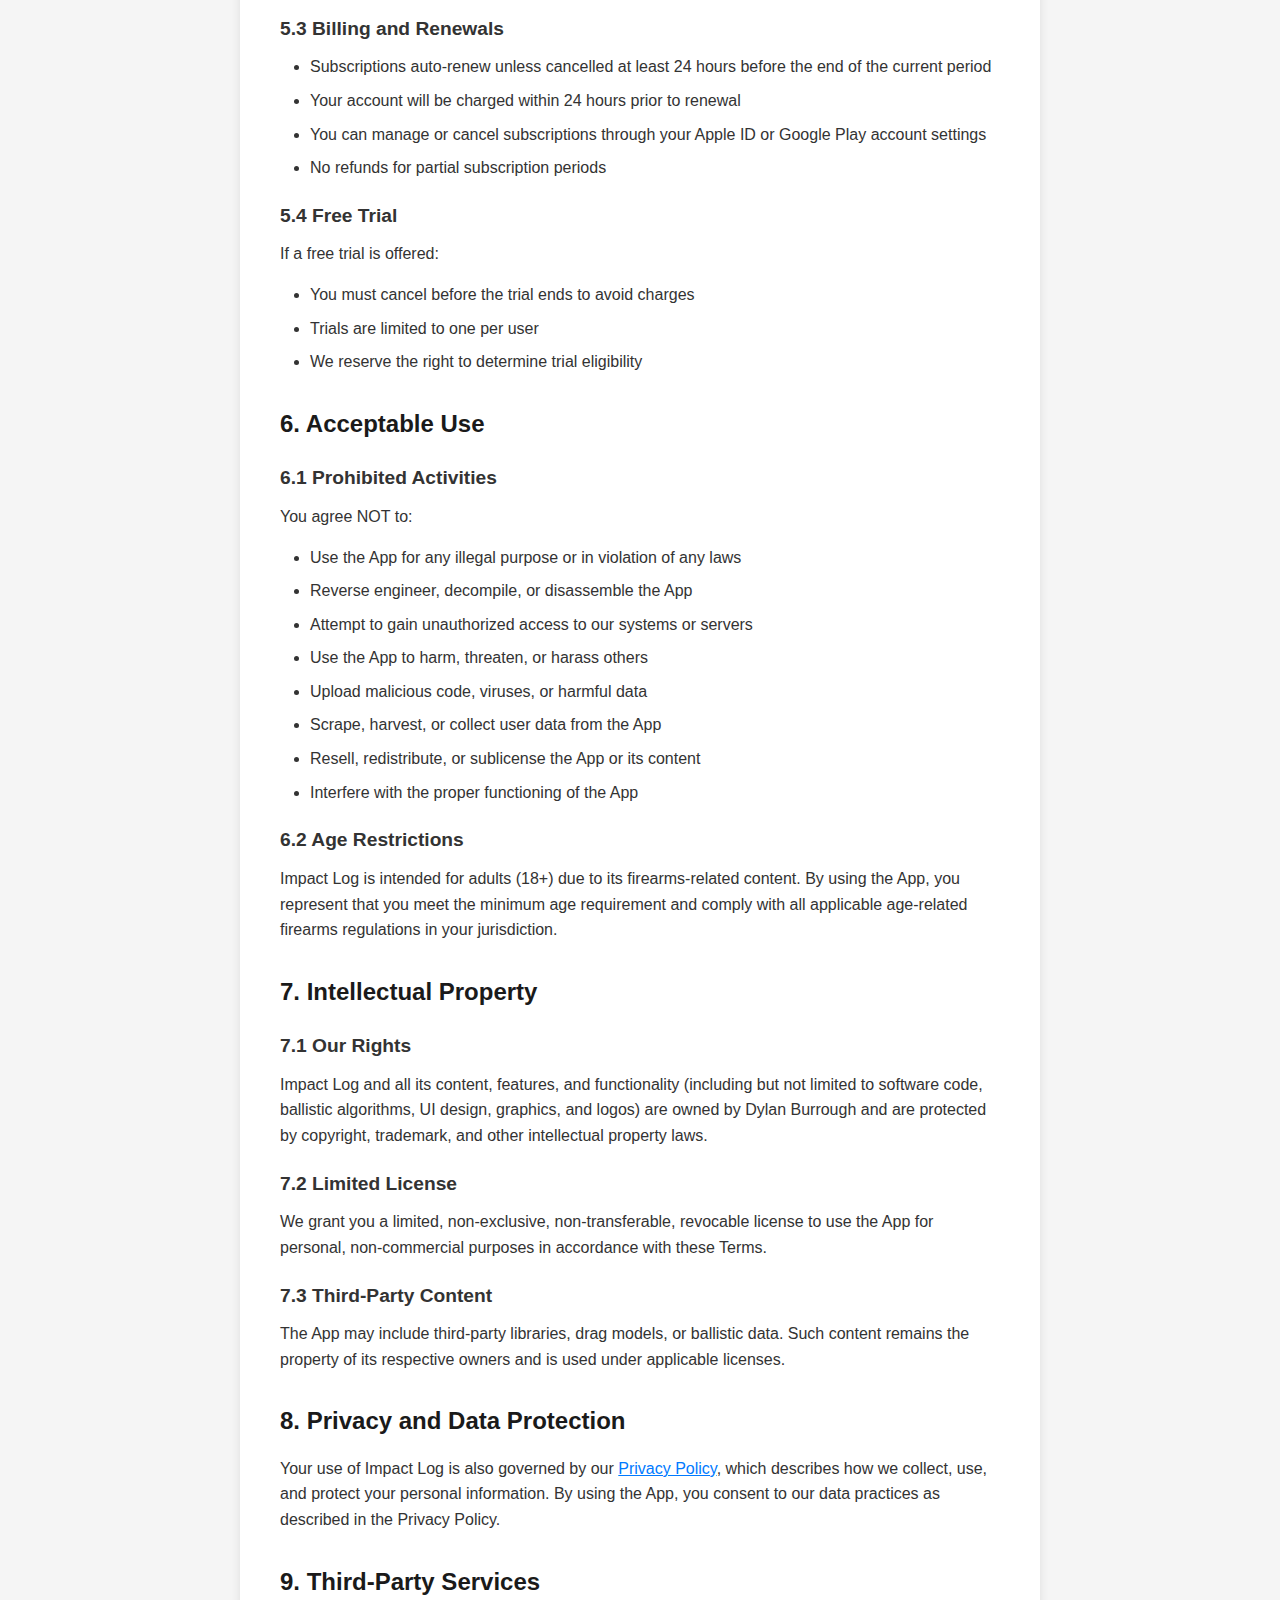
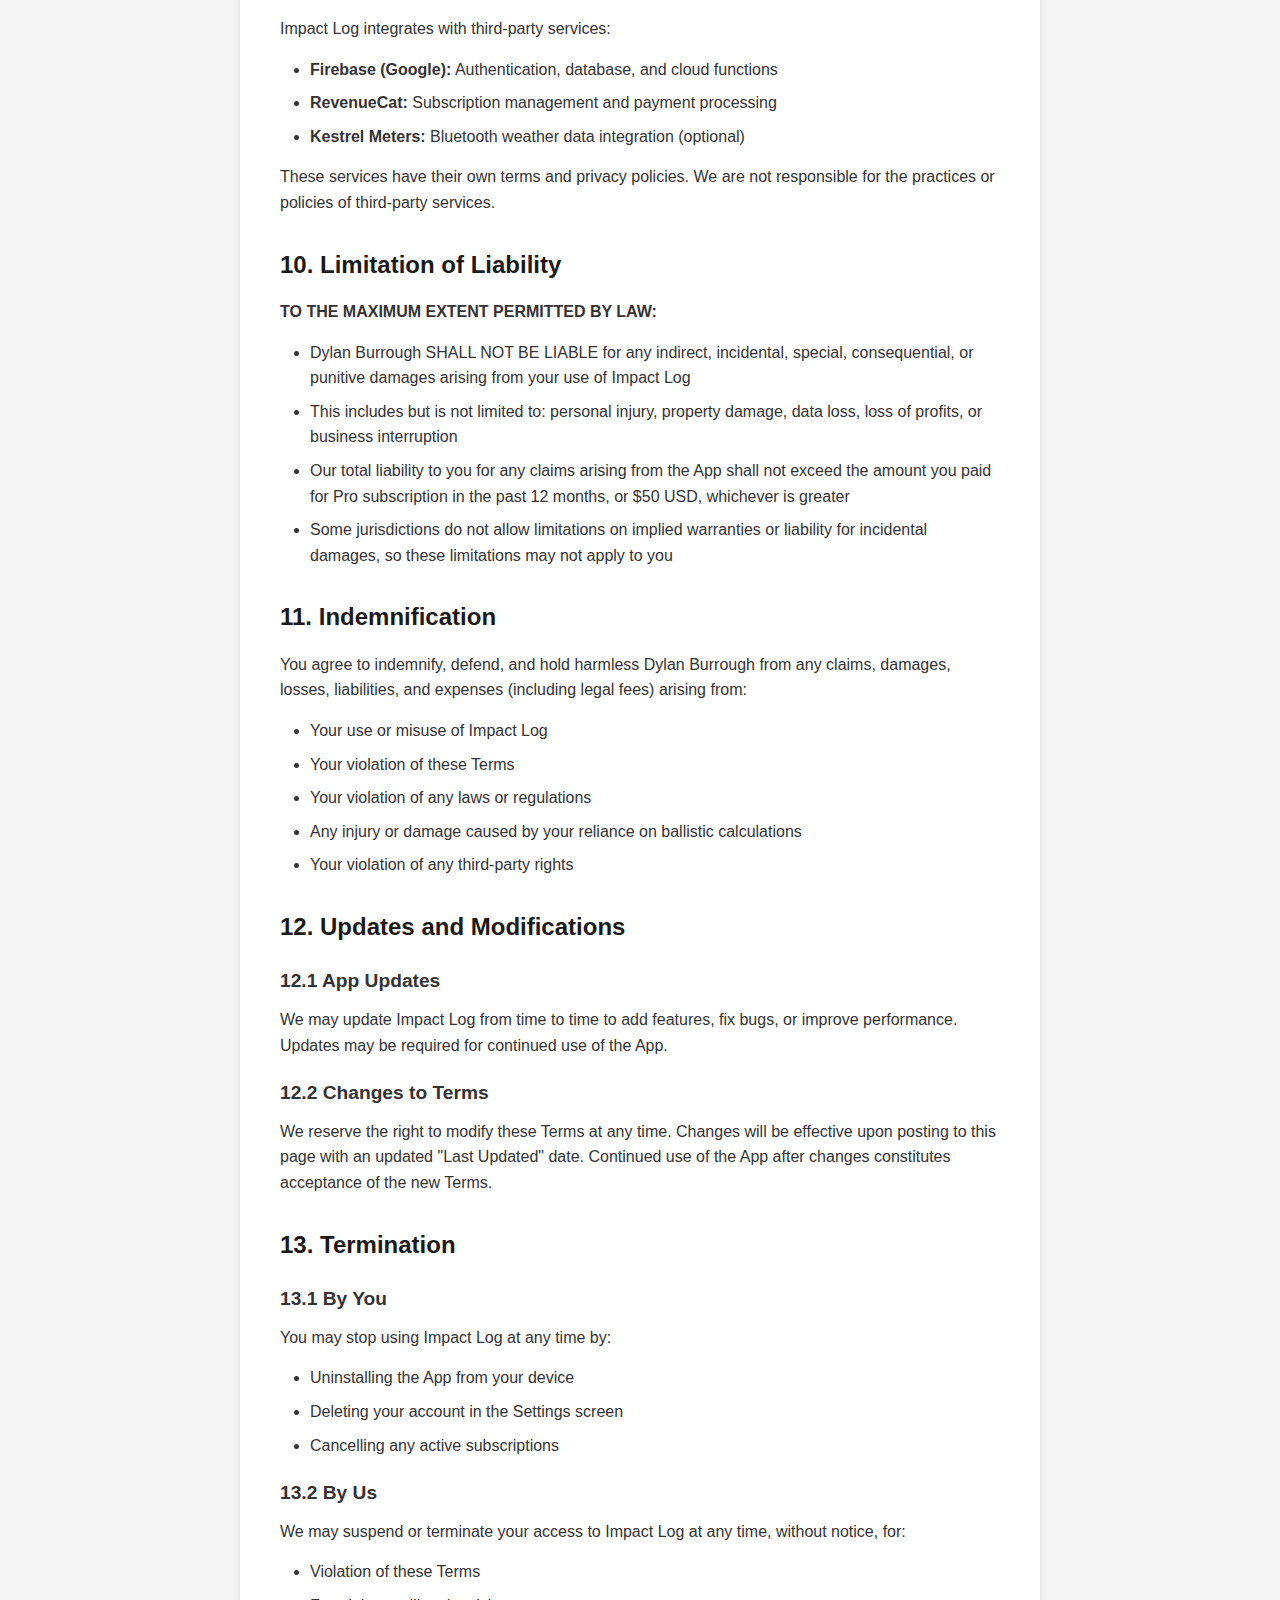
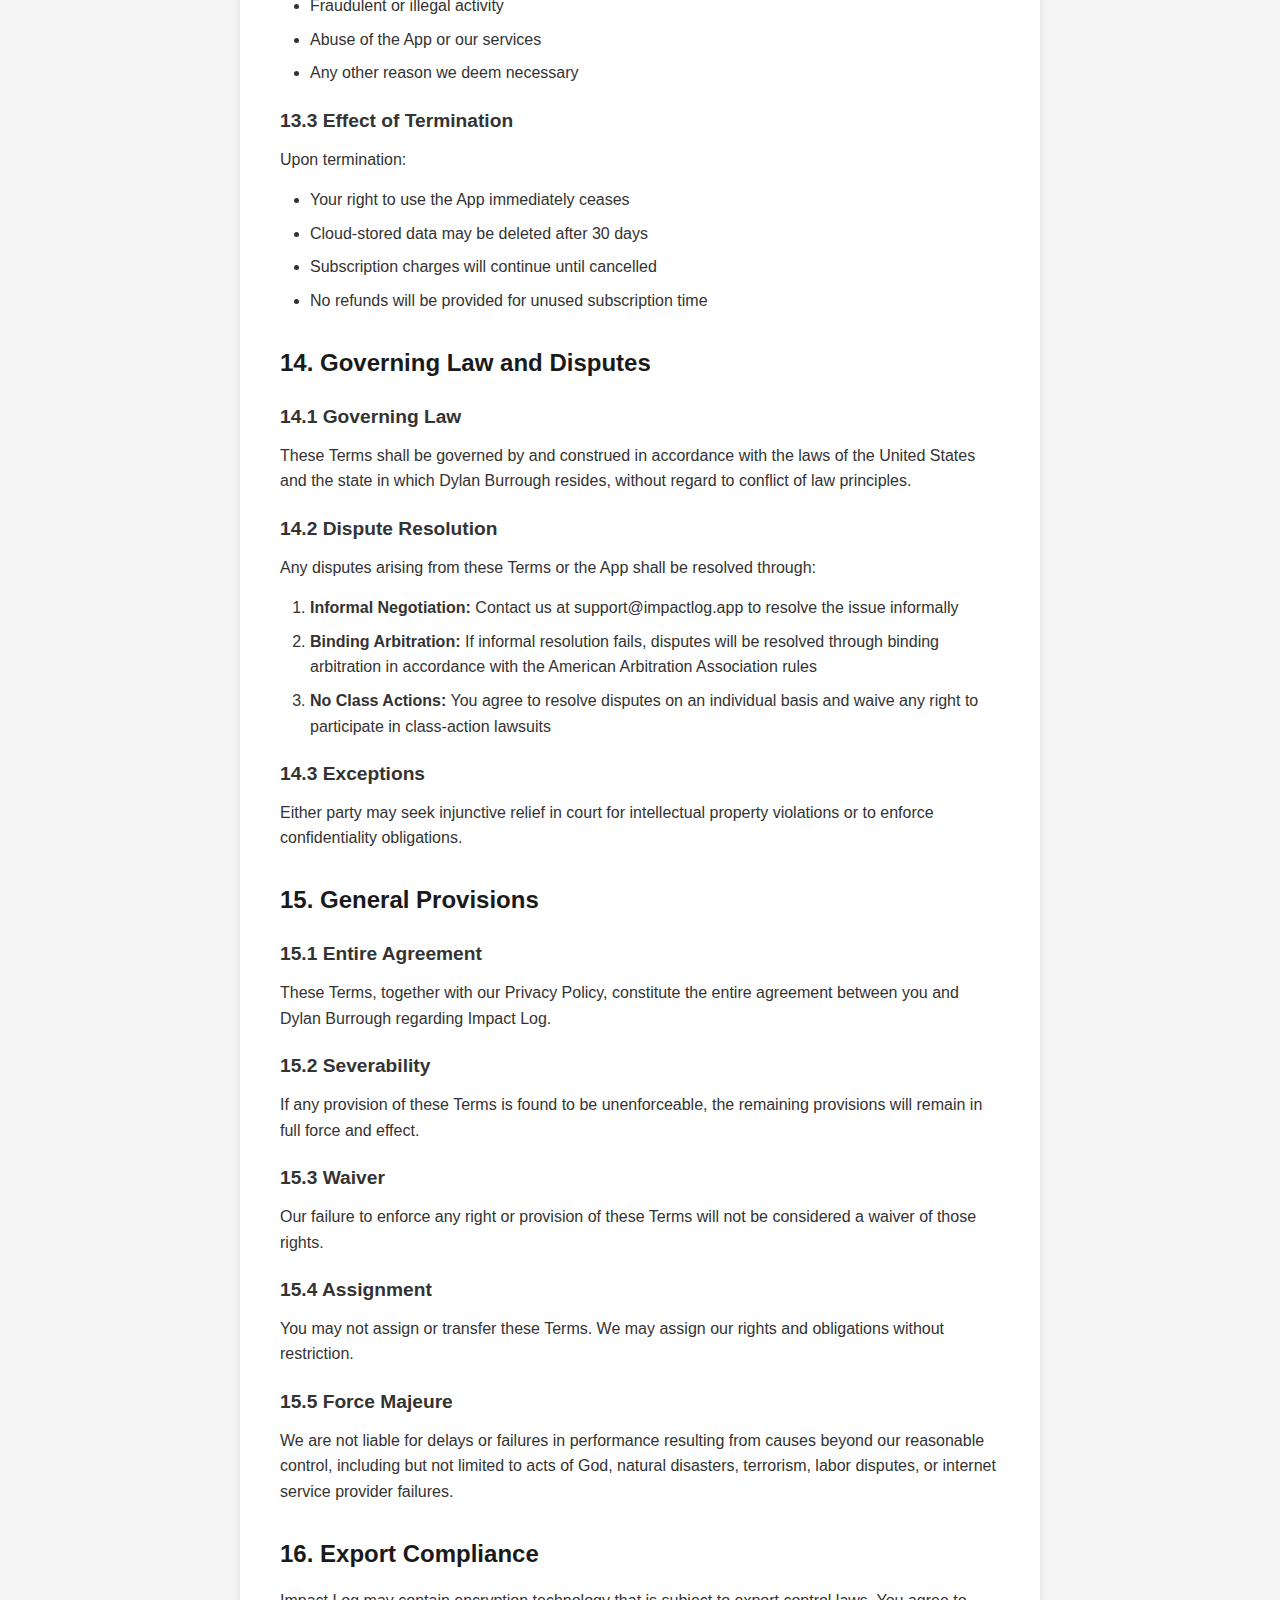
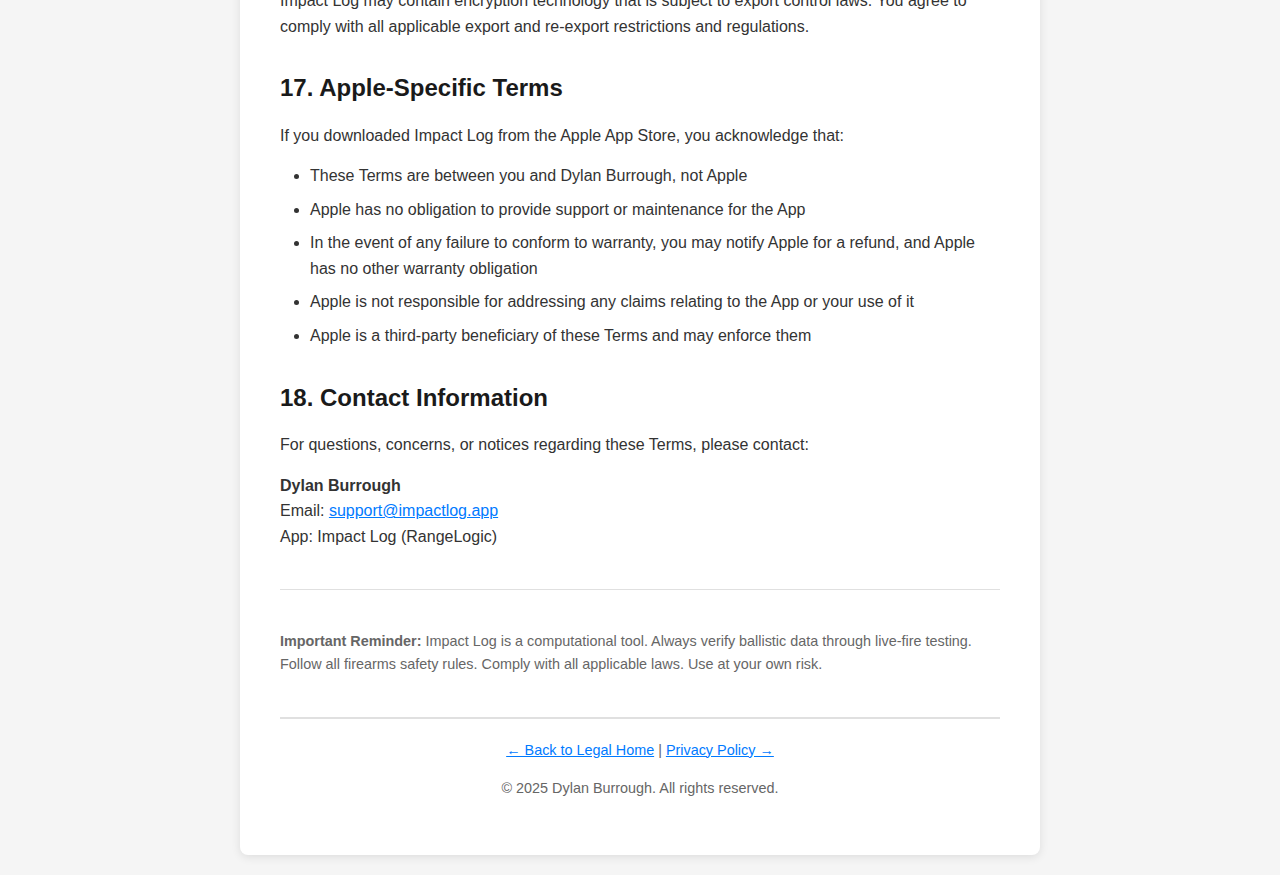
<file: terms.html>
<!DOCTYPE html>
<html lang="en">
<head>
    <meta charset="UTF-8">
    <meta name="viewport" content="width=device-width, initial-scale=1.0">
    <title>Terms of Service - Impact Log</title>
    <link rel="stylesheet" href="style.css">
</head>
<body>
    <div class="container content">
        <header>
            <h1>Terms of Service</h1>
            <p class="subtitle">Impact Log - RangeLogic</p>
        </header>

        <div class="effective-date">
            <strong>Effective Date:</strong> January 1, 2025<br>
            <strong>Last Updated:</strong> December 27, 2024
        </div>

        <main>
            <p>These Terms of Service ("Terms") govern your use of the Impact Log mobile application ("App"), operated by Dylan Burrough ("we," "us," or "our"). By downloading, installing, or using the App, you agree to be bound by these Terms.</p>

            <h2>1. Acceptance of Terms</h2>
            <p>By accessing or using Impact Log, you confirm that:</p>
            <ul>
                <li>You are at least 18 years of age</li>
                <li>You have the legal capacity to enter into binding agreements</li>
                <li>You will comply with all applicable local, state, and federal laws</li>
                <li>You accept these Terms in their entirety</li>
            </ul>

            <h2>2. Description of Service</h2>
            <p>Impact Log is a precision ballistic calculator and shooting data management application that provides:</p>
            <ul>
                <li>Ballistic trajectory calculations based on user-provided inputs</li>
                <li>Equipment profile management (rifles, scopes, ammunition)</li>
                <li>Digital reticle viewing and calibration tools</li>
                <li>Apple Watch integration for field data access</li>
                <li>Optional cloud synchronization via Firebase</li>
                <li>Integration with Kestrel weather meters (Bluetooth)</li>
            </ul>

            <h2>3. Important Disclaimers</h2>

            <h3>3.1 Ballistic Calculations</h3>
            <p><strong>CRITICAL SAFETY NOTICE:</strong> Impact Log provides ballistic calculations for informational and educational purposes only. The App's calculations are estimates based on mathematical models and user-provided data.</p>
            <ul>
                <li><strong>Accuracy Not Guaranteed:</strong> We make no warranty that ballistic calculations will be accurate for your specific firearm, ammunition, or environmental conditions</li>
                <li><strong>Field Verification Required:</strong> Always verify all ballistic data through live-fire testing in a controlled environment before relying on it in the field</li>
                <li><strong>User Responsibility:</strong> YOU are solely responsible for verifying the accuracy and safety of all ballistic calculations</li>
                <li><strong>No Liability:</strong> We are not liable for any injury, death, or property damage resulting from the use of ballistic data provided by the App</li>
            </ul>

            <h3>3.2 Firearms Safety</h3>
            <p>Impact Log is a tool for responsible firearms enthusiasts. You agree to:</p>
            <ul>
                <li>Follow all firearms safety rules at all times</li>
                <li>Comply with all applicable firearms laws and regulations</li>
                <li>Use the App only for lawful purposes (hunting, sport shooting, competition, etc.)</li>
                <li>Never rely solely on the App for critical safety decisions</li>
                <li>Maintain proper training and certification as required by law</li>
            </ul>

            <h3>3.3 "As-Is" Service</h3>
            <p>THE APP IS PROVIDED "AS IS" AND "AS AVAILABLE" WITHOUT WARRANTIES OF ANY KIND, EITHER EXPRESS OR IMPLIED, INCLUDING BUT NOT LIMITED TO:</p>
            <ul>
                <li>Warranties of merchantability or fitness for a particular purpose</li>
                <li>Warranties of accuracy, reliability, or completeness of calculations</li>
                <li>Warranties that the App will be uninterrupted or error-free</li>
                <li>Warranties regarding data security or protection</li>
            </ul>

            <h2>4. User Accounts and Data</h2>

            <h3>4.1 Account Creation</h3>
            <p>You may use Impact Log anonymously or create an account with an email address. When creating an account:</p>
            <ul>
                <li>You must provide accurate and complete information</li>
                <li>You are responsible for maintaining the confidentiality of your account credentials</li>
                <li>You are responsible for all activities that occur under your account</li>
                <li>You must notify us immediately of any unauthorized access</li>
            </ul>

            <h3>4.2 User Data</h3>
            <p>You retain ownership of all data you input into the App, including:</p>
            <ul>
                <li>Equipment profiles (rifles, scopes, ammunition specifications)</li>
                <li>Ballistic calculation inputs and results</li>
                <li>Target images and analysis data</li>
                <li>Custom settings and preferences</li>
            </ul>

            <h3>4.3 Data Storage and Sync</h3>
            <p>If you enable cloud synchronization:</p>
            <ul>
                <li>Your data will be stored in Firebase Cloud Firestore</li>
                <li>Data is encrypted in transit using HTTPS</li>
                <li>You can disable sync at any time in Settings</li>
                <li>Deleting your account will permanently delete all cloud data</li>
            </ul>

            <h2>5. Subscription and Payments</h2>

            <h3>5.1 Pro Subscription</h3>
            <p>Impact Log offers optional Pro subscriptions with enhanced features:</p>
            <ul>
                <li>Advanced ballistic models (custom drag functions)</li>
                <li>Unlimited equipment profiles</li>
                <li>Cloud synchronization across devices</li>
                <li>Priority support and feature access</li>
            </ul>

            <h3>5.2 Payment Processing</h3>
            <p>Subscriptions are processed through:</p>
            <ul>
                <li>Apple App Store (iOS) - subject to Apple's Terms of Service</li>
                <li>Google Play Store (Android) - subject to Google's Terms of Service</li>
                <li>RevenueCat for subscription management and validation</li>
            </ul>

            <h3>5.3 Billing and Renewals</h3>
            <ul>
                <li>Subscriptions auto-renew unless cancelled at least 24 hours before the end of the current period</li>
                <li>Your account will be charged within 24 hours prior to renewal</li>
                <li>You can manage or cancel subscriptions through your Apple ID or Google Play account settings</li>
                <li>No refunds for partial subscription periods</li>
            </ul>

            <h3>5.4 Free Trial</h3>
            <p>If a free trial is offered:</p>
            <ul>
                <li>You must cancel before the trial ends to avoid charges</li>
                <li>Trials are limited to one per user</li>
                <li>We reserve the right to determine trial eligibility</li>
            </ul>

            <h2>6. Acceptable Use</h2>

            <h3>6.1 Prohibited Activities</h3>
            <p>You agree NOT to:</p>
            <ul>
                <li>Use the App for any illegal purpose or in violation of any laws</li>
                <li>Reverse engineer, decompile, or disassemble the App</li>
                <li>Attempt to gain unauthorized access to our systems or servers</li>
                <li>Use the App to harm, threaten, or harass others</li>
                <li>Upload malicious code, viruses, or harmful data</li>
                <li>Scrape, harvest, or collect user data from the App</li>
                <li>Resell, redistribute, or sublicense the App or its content</li>
                <li>Interfere with the proper functioning of the App</li>
            </ul>

            <h3>6.2 Age Restrictions</h3>
            <p>Impact Log is intended for adults (18+) due to its firearms-related content. By using the App, you represent that you meet the minimum age requirement and comply with all applicable age-related firearms regulations in your jurisdiction.</p>

            <h2>7. Intellectual Property</h2>

            <h3>7.1 Our Rights</h3>
            <p>Impact Log and all its content, features, and functionality (including but not limited to software code, ballistic algorithms, UI design, graphics, and logos) are owned by Dylan Burrough and are protected by copyright, trademark, and other intellectual property laws.</p>

            <h3>7.2 Limited License</h3>
            <p>We grant you a limited, non-exclusive, non-transferable, revocable license to use the App for personal, non-commercial purposes in accordance with these Terms.</p>

            <h3>7.3 Third-Party Content</h3>
            <p>The App may include third-party libraries, drag models, or ballistic data. Such content remains the property of its respective owners and is used under applicable licenses.</p>

            <h2>8. Privacy and Data Protection</h2>
            <p>Your use of Impact Log is also governed by our <a href="privacy.html">Privacy Policy</a>, which describes how we collect, use, and protect your personal information. By using the App, you consent to our data practices as described in the Privacy Policy.</p>

            <h2>9. Third-Party Services</h2>
            <p>Impact Log integrates with third-party services:</p>
            <ul>
                <li><strong>Firebase (Google):</strong> Authentication, database, and cloud functions</li>
                <li><strong>RevenueCat:</strong> Subscription management and payment processing</li>
                <li><strong>Kestrel Meters:</strong> Bluetooth weather data integration (optional)</li>
            </ul>
            <p>These services have their own terms and privacy policies. We are not responsible for the practices or policies of third-party services.</p>

            <h2>10. Limitation of Liability</h2>
            <p><strong>TO THE MAXIMUM EXTENT PERMITTED BY LAW:</strong></p>
            <ul>
                <li>Dylan Burrough SHALL NOT BE LIABLE for any indirect, incidental, special, consequential, or punitive damages arising from your use of Impact Log</li>
                <li>This includes but is not limited to: personal injury, property damage, data loss, loss of profits, or business interruption</li>
                <li>Our total liability to you for any claims arising from the App shall not exceed the amount you paid for Pro subscription in the past 12 months, or $50 USD, whichever is greater</li>
                <li>Some jurisdictions do not allow limitations on implied warranties or liability for incidental damages, so these limitations may not apply to you</li>
            </ul>

            <h2>11. Indemnification</h2>
            <p>You agree to indemnify, defend, and hold harmless Dylan Burrough from any claims, damages, losses, liabilities, and expenses (including legal fees) arising from:</p>
            <ul>
                <li>Your use or misuse of Impact Log</li>
                <li>Your violation of these Terms</li>
                <li>Your violation of any laws or regulations</li>
                <li>Any injury or damage caused by your reliance on ballistic calculations</li>
                <li>Your violation of any third-party rights</li>
            </ul>

            <h2>12. Updates and Modifications</h2>

            <h3>12.1 App Updates</h3>
            <p>We may update Impact Log from time to time to add features, fix bugs, or improve performance. Updates may be required for continued use of the App.</p>

            <h3>12.2 Changes to Terms</h3>
            <p>We reserve the right to modify these Terms at any time. Changes will be effective upon posting to this page with an updated "Last Updated" date. Continued use of the App after changes constitutes acceptance of the new Terms.</p>

            <h2>13. Termination</h2>

            <h3>13.1 By You</h3>
            <p>You may stop using Impact Log at any time by:</p>
            <ul>
                <li>Uninstalling the App from your device</li>
                <li>Deleting your account in the Settings screen</li>
                <li>Cancelling any active subscriptions</li>
            </ul>

            <h3>13.2 By Us</h3>
            <p>We may suspend or terminate your access to Impact Log at any time, without notice, for:</p>
            <ul>
                <li>Violation of these Terms</li>
                <li>Fraudulent or illegal activity</li>
                <li>Abuse of the App or our services</li>
                <li>Any other reason we deem necessary</li>
            </ul>

            <h3>13.3 Effect of Termination</h3>
            <p>Upon termination:</p>
            <ul>
                <li>Your right to use the App immediately ceases</li>
                <li>Cloud-stored data may be deleted after 30 days</li>
                <li>Subscription charges will continue until cancelled</li>
                <li>No refunds will be provided for unused subscription time</li>
            </ul>

            <h2>14. Governing Law and Disputes</h2>

            <h3>14.1 Governing Law</h3>
            <p>These Terms shall be governed by and construed in accordance with the laws of the United States and the state in which Dylan Burrough resides, without regard to conflict of law principles.</p>

            <h3>14.2 Dispute Resolution</h3>
            <p>Any disputes arising from these Terms or the App shall be resolved through:</p>
            <ol>
                <li><strong>Informal Negotiation:</strong> Contact us at support@impactlog.app to resolve the issue informally</li>
                <li><strong>Binding Arbitration:</strong> If informal resolution fails, disputes will be resolved through binding arbitration in accordance with the American Arbitration Association rules</li>
                <li><strong>No Class Actions:</strong> You agree to resolve disputes on an individual basis and waive any right to participate in class-action lawsuits</li>
            </ol>

            <h3>14.3 Exceptions</h3>
            <p>Either party may seek injunctive relief in court for intellectual property violations or to enforce confidentiality obligations.</p>

            <h2>15. General Provisions</h2>

            <h3>15.1 Entire Agreement</h3>
            <p>These Terms, together with our Privacy Policy, constitute the entire agreement between you and Dylan Burrough regarding Impact Log.</p>

            <h3>15.2 Severability</h3>
            <p>If any provision of these Terms is found to be unenforceable, the remaining provisions will remain in full force and effect.</p>

            <h3>15.3 Waiver</h3>
            <p>Our failure to enforce any right or provision of these Terms will not be considered a waiver of those rights.</p>

            <h3>15.4 Assignment</h3>
            <p>You may not assign or transfer these Terms. We may assign our rights and obligations without restriction.</p>

            <h3>15.5 Force Majeure</h3>
            <p>We are not liable for delays or failures in performance resulting from causes beyond our reasonable control, including but not limited to acts of God, natural disasters, terrorism, labor disputes, or internet service provider failures.</p>

            <h2>16. Export Compliance</h2>
            <p>Impact Log may contain encryption technology that is subject to export control laws. You agree to comply with all applicable export and re-export restrictions and regulations.</p>

            <h2>17. Apple-Specific Terms</h2>
            <p>If you downloaded Impact Log from the Apple App Store, you acknowledge that:</p>
            <ul>
                <li>These Terms are between you and Dylan Burrough, not Apple</li>
                <li>Apple has no obligation to provide support or maintenance for the App</li>
                <li>In the event of any failure to conform to warranty, you may notify Apple for a refund, and Apple has no other warranty obligation</li>
                <li>Apple is not responsible for addressing any claims relating to the App or your use of it</li>
                <li>Apple is a third-party beneficiary of these Terms and may enforce them</li>
            </ul>

            <h2>18. Contact Information</h2>
            <p>For questions, concerns, or notices regarding these Terms, please contact:</p>
            <p>
                <strong>Dylan Burrough</strong><br>
                Email: <a href="mailto:support@impactlog.app">support@impactlog.app</a><br>
                App: Impact Log (RangeLogic)
            </p>

            <hr style="margin: 40px 0; border: none; border-top: 1px solid #e0e0e0;">

            <p style="font-size: 0.9em; color: #666;">
                <strong>Important Reminder:</strong> Impact Log is a computational tool. Always verify ballistic data through live-fire testing. Follow all firearms safety rules. Comply with all applicable laws. Use at your own risk.
            </p>
        </main>

        <footer>
            <p><a href="index.html">← Back to Legal Home</a> | <a href="privacy.html">Privacy Policy →</a></p>
            <p>&copy; 2025 Dylan Burrough. All rights reserved.</p>
        </footer>
    </div>
</body>
</html>
</file>
<file: style.css>
* {
    margin: 0;
    padding: 0;
    box-sizing: border-box;
}

body {
    font-family: -apple-system, BlinkMacSystemFont, 'Segoe UI', Roboto, Oxygen, Ubuntu, Cantarell, sans-serif;
    line-height: 1.6;
    color: #333;
    background: #f5f5f5;
    padding: 20px;
}

.container {
    max-width: 800px;
    margin: 0 auto;
    background: white;
    padding: 40px;
    border-radius: 8px;
    box-shadow: 0 2px 10px rgba(0,0,0,0.1);
}

header {
    text-align: center;
    margin-bottom: 40px;
    padding-bottom: 20px;
    border-bottom: 2px solid #e0e0e0;
}

header h1 {
    font-size: 2.5em;
    color: #1a1a1a;
    margin-bottom: 10px;
}

.subtitle {
    color: #666;
    font-size: 1.1em;
}

.card {
    margin-bottom: 30px;
    padding: 20px;
    border: 1px solid #e0e0e0;
    border-radius: 6px;
}

.card h2 {
    margin-bottom: 15px;
    color: #1a1a1a;
}

.card h3 {
    margin-bottom: 10px;
    color: #1a1a1a;
}

.links {
    display: flex;
    gap: 15px;
    margin-top: 20px;
}

.btn {
    display: inline-block;
    padding: 12px 24px;
    background: #007AFF;
    color: white;
    text-decoration: none;
    border-radius: 6px;
    transition: background 0.3s;
}

.btn:hover {
    background: #0051D5;
}

.content h1 {
    font-size: 2em;
    margin-bottom: 10px;
}

.content h2 {
    font-size: 1.5em;
    margin-top: 30px;
    margin-bottom: 15px;
    color: #1a1a1a;
}

.content h3 {
    font-size: 1.2em;
    margin-top: 20px;
    margin-bottom: 10px;
    color: #333;
}

.content p {
    margin-bottom: 15px;
}

.content ul, .content ol {
    margin-left: 30px;
    margin-bottom: 15px;
}

.content li {
    margin-bottom: 8px;
}

.effective-date {
    background: #f0f0f0;
    padding: 10px 15px;
    border-radius: 4px;
    margin-bottom: 20px;
    font-style: italic;
}

footer {
    margin-top: 40px;
    padding-top: 20px;
    border-top: 2px solid #e0e0e0;
    text-align: center;
    color: #666;
    font-size: 0.9em;
}

a {
    color: #007AFF;
}

a:hover {
    text-decoration: underline;
}

@media (max-width: 600px) {
    .container {
        padding: 20px;
    }

    .links {
        flex-direction: column;
    }

    header h1 {
        font-size: 2em;
    }
}
</file>
